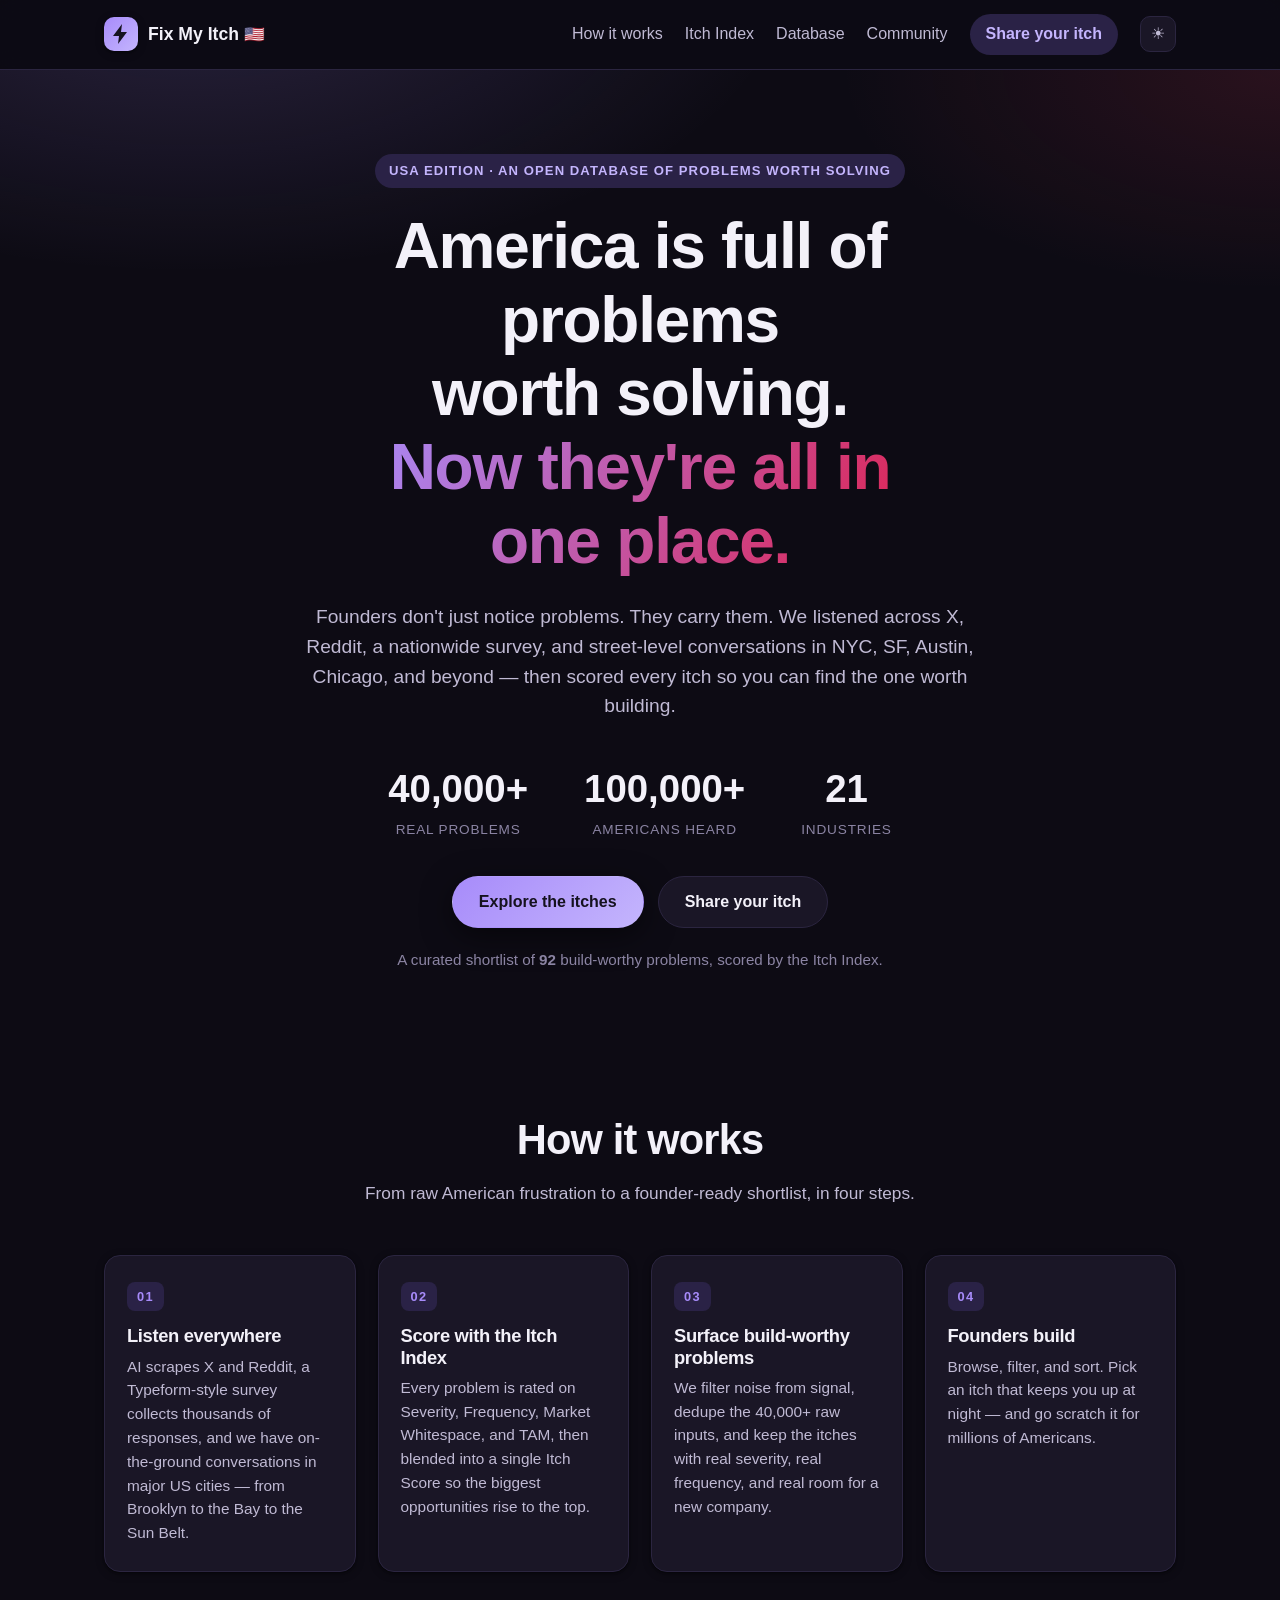
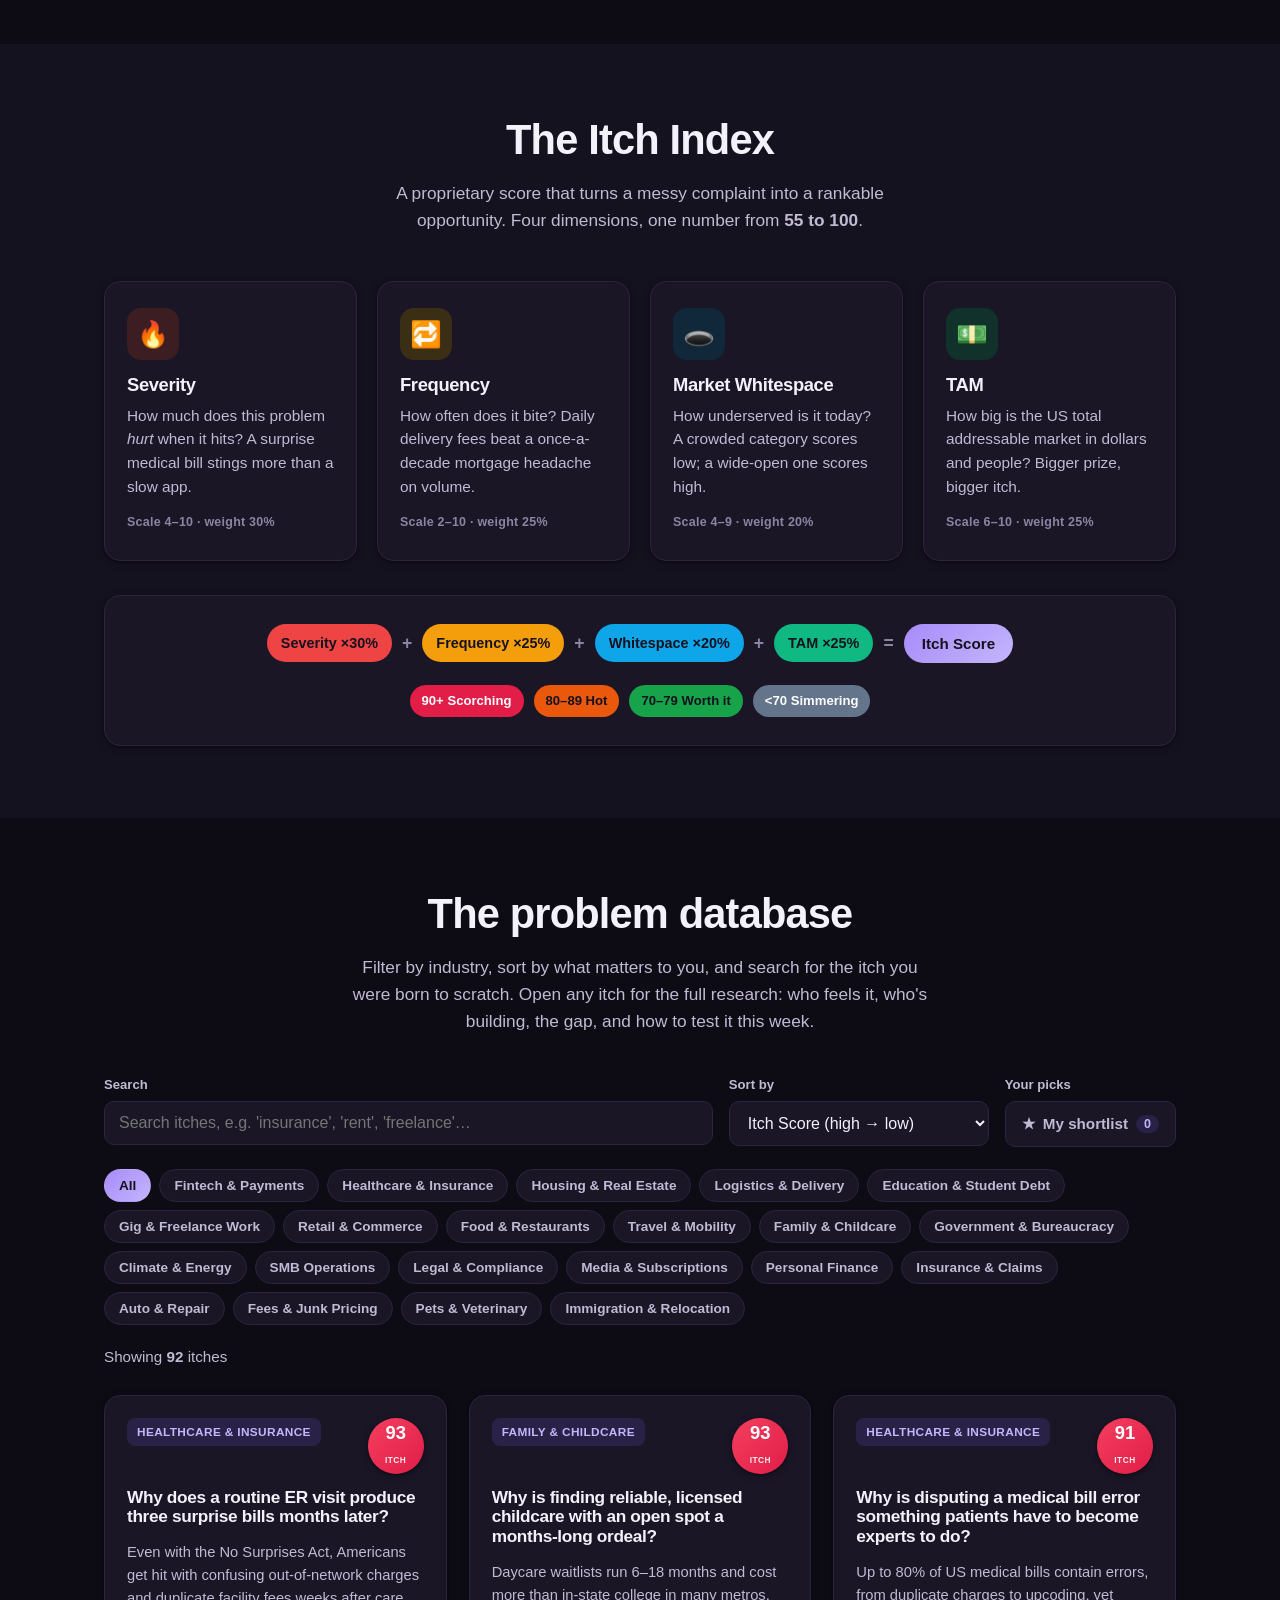
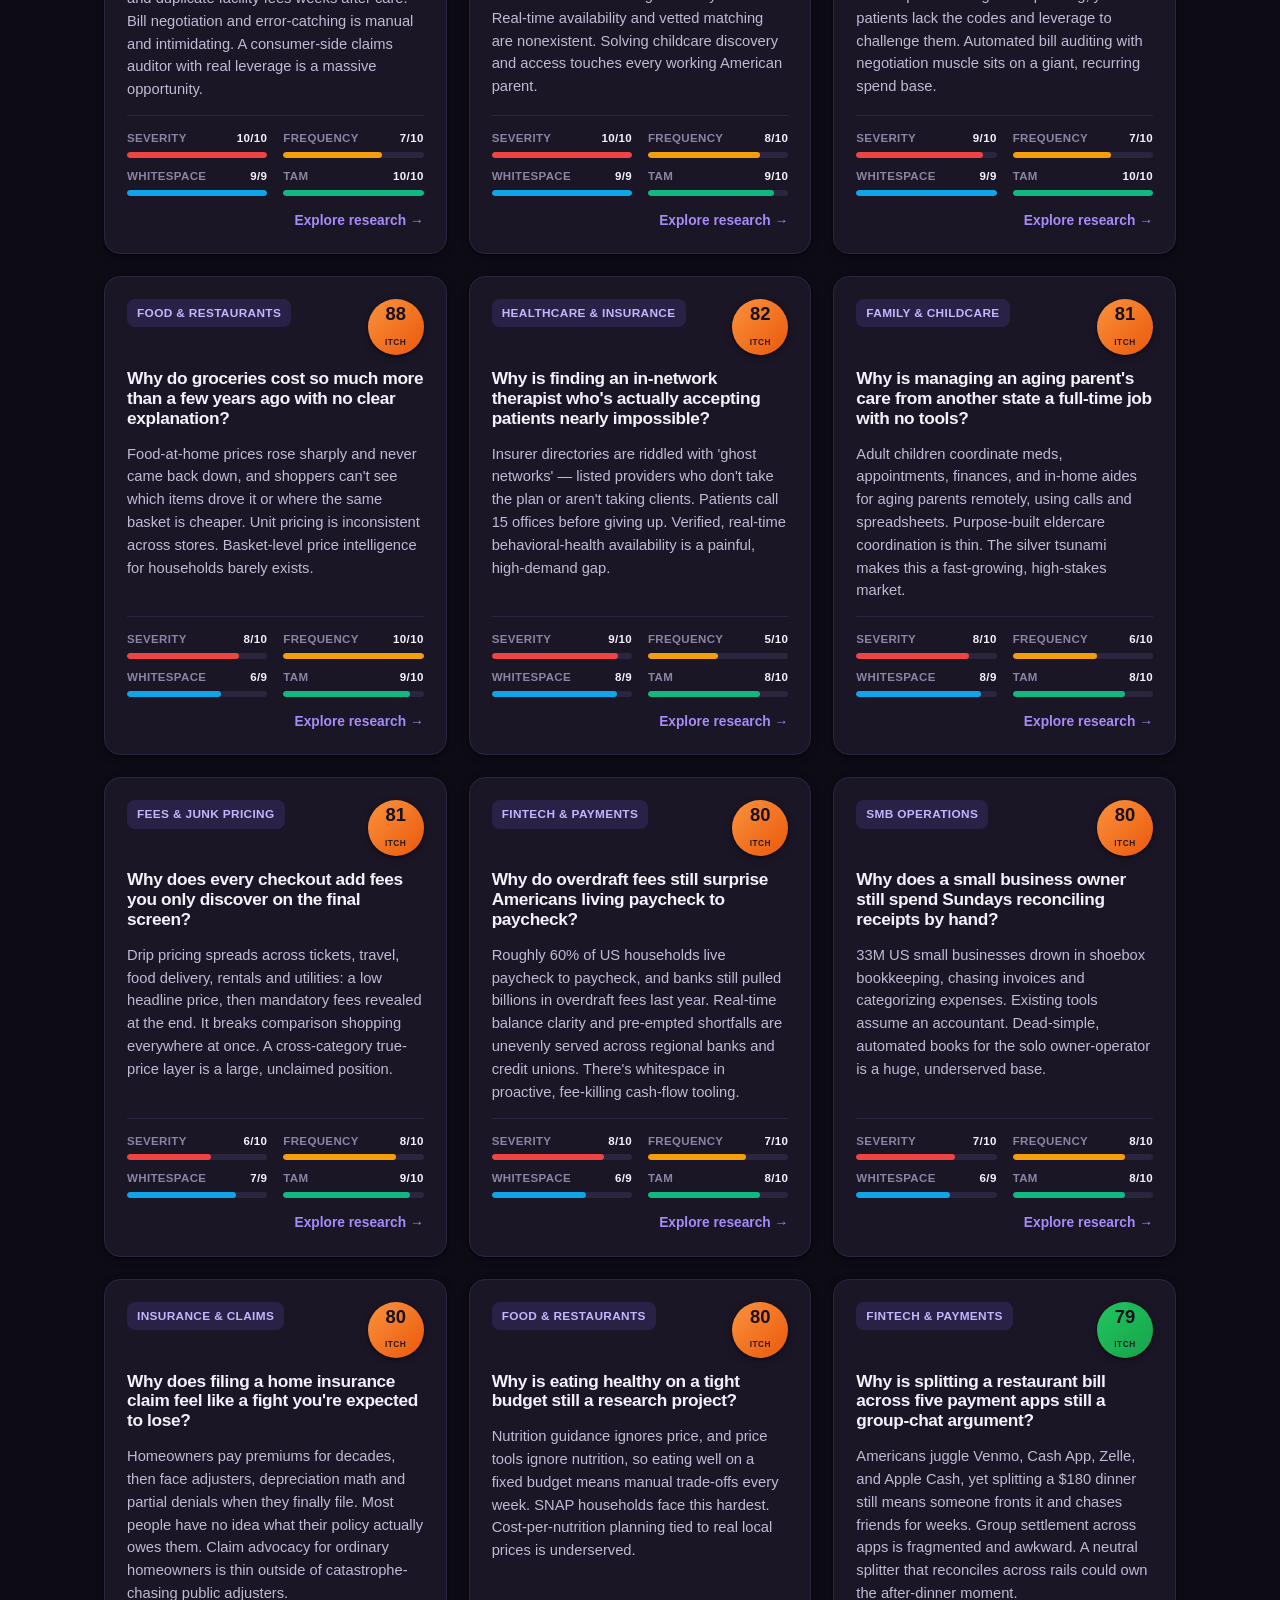
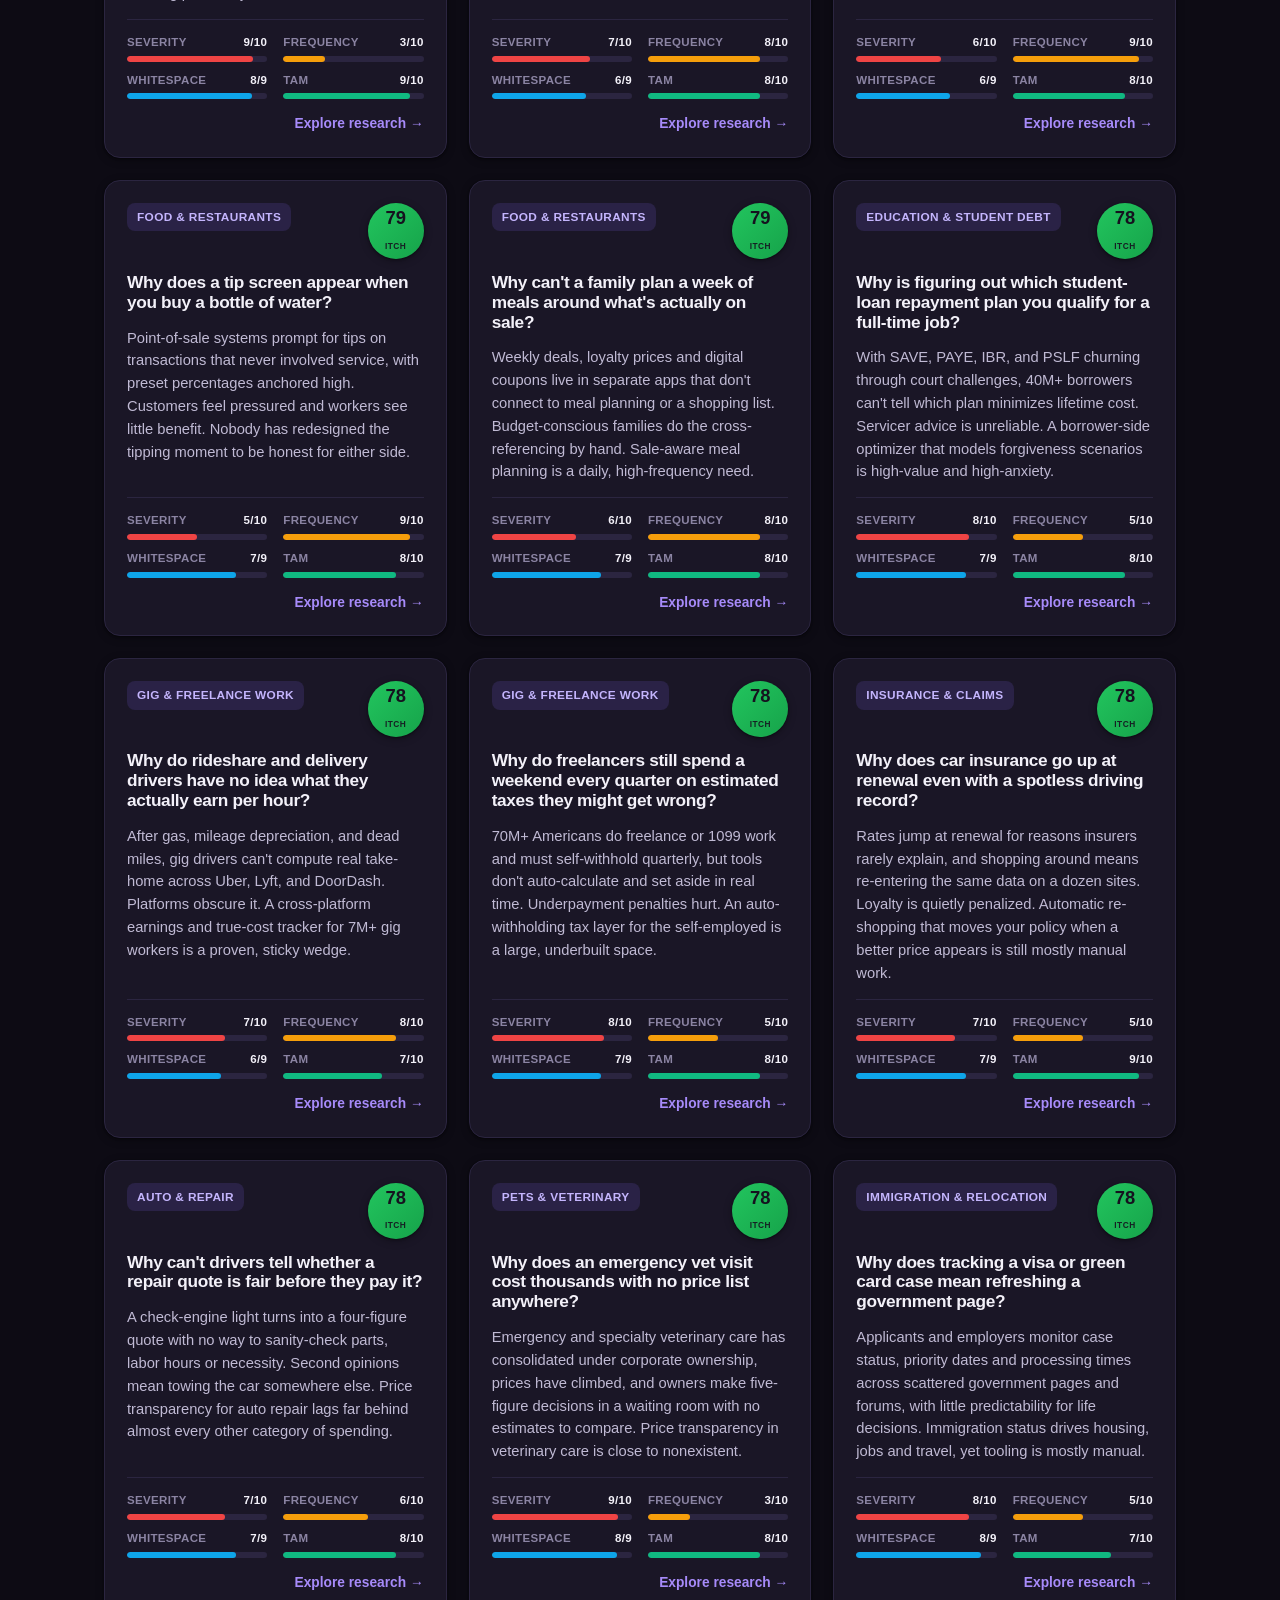
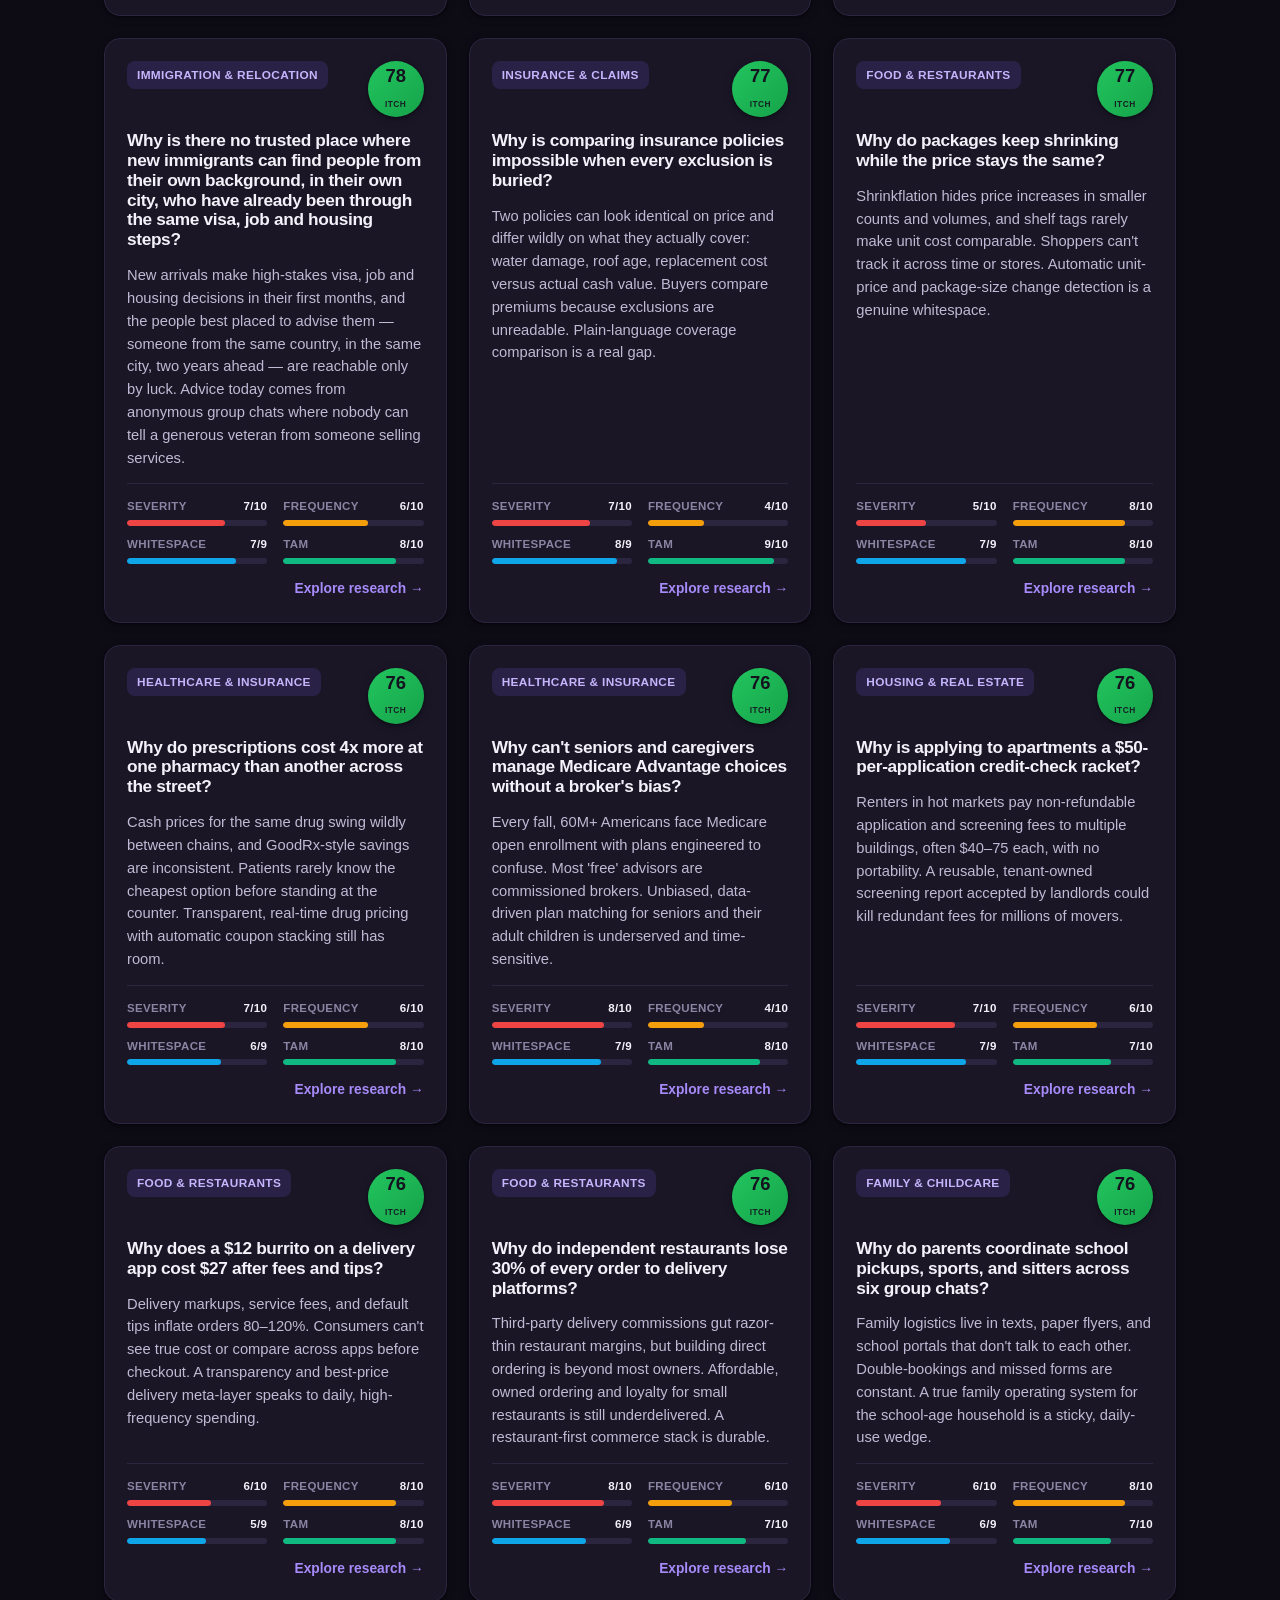
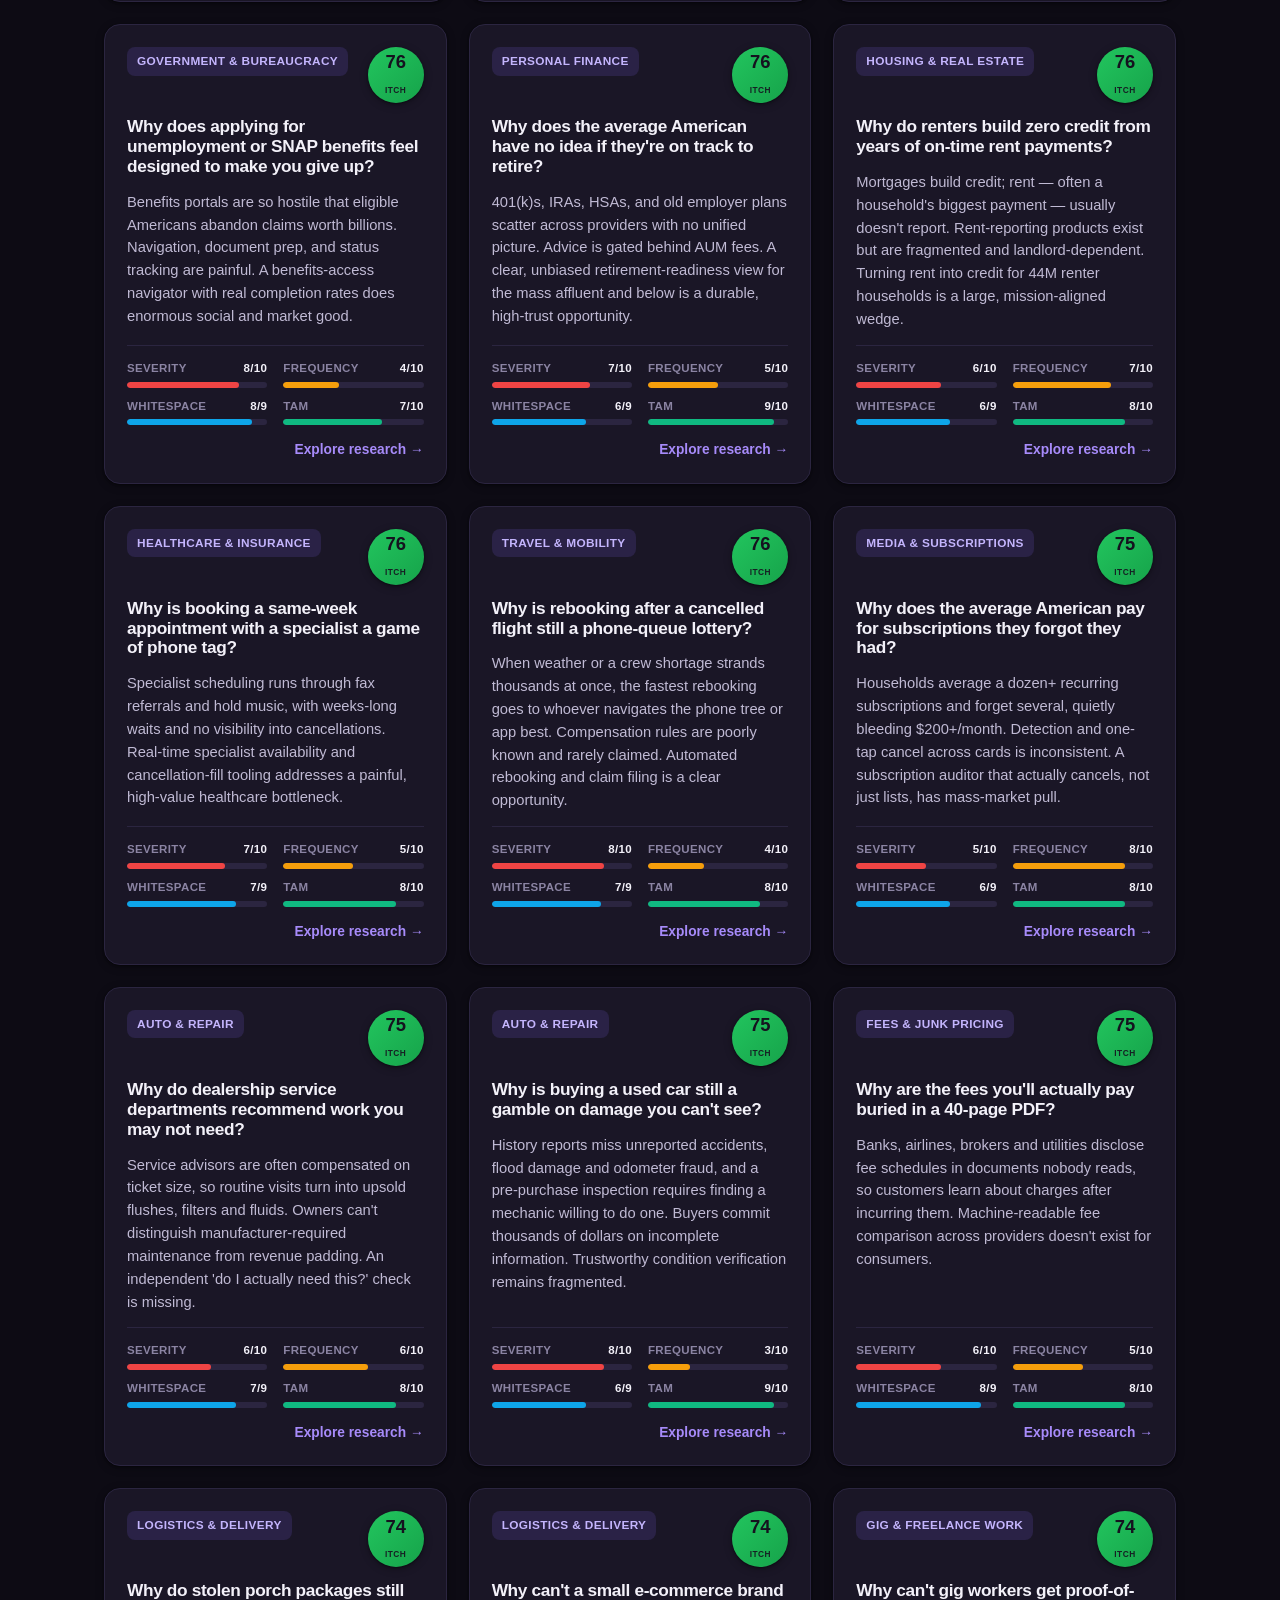
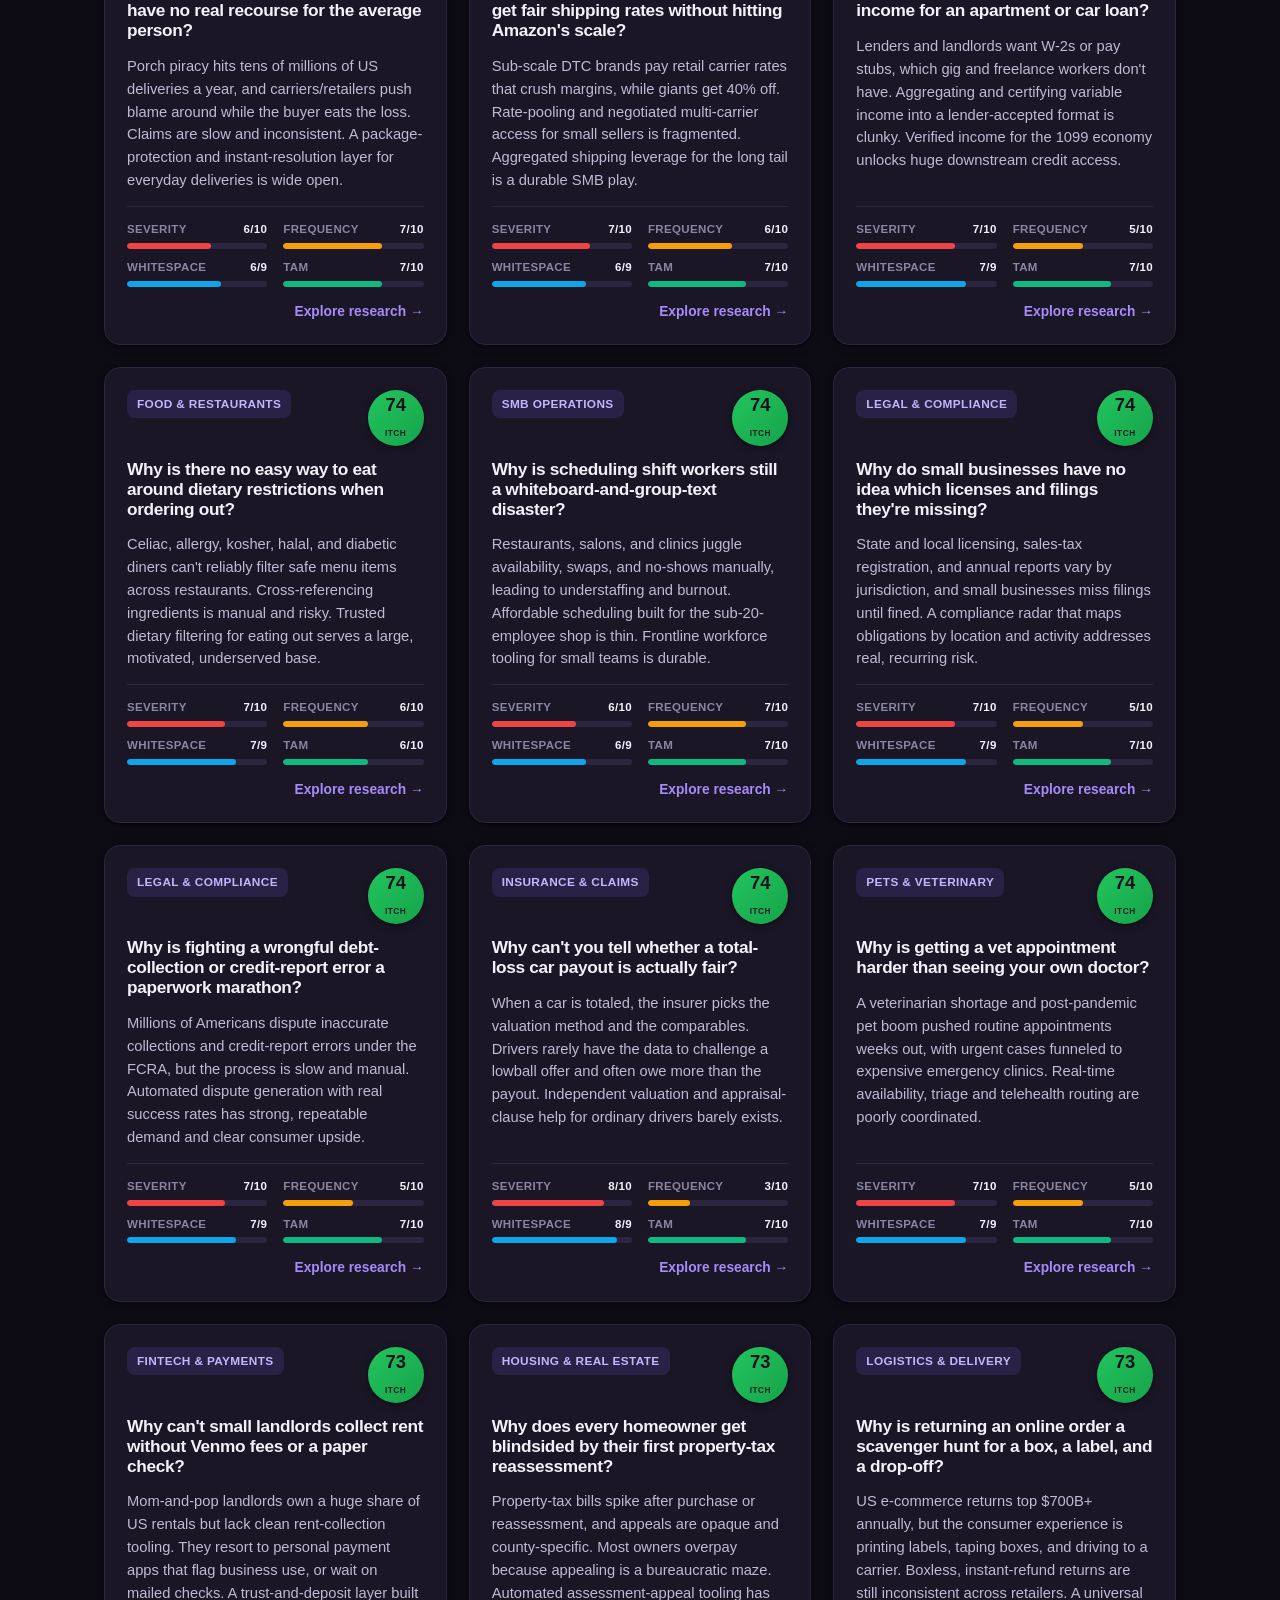
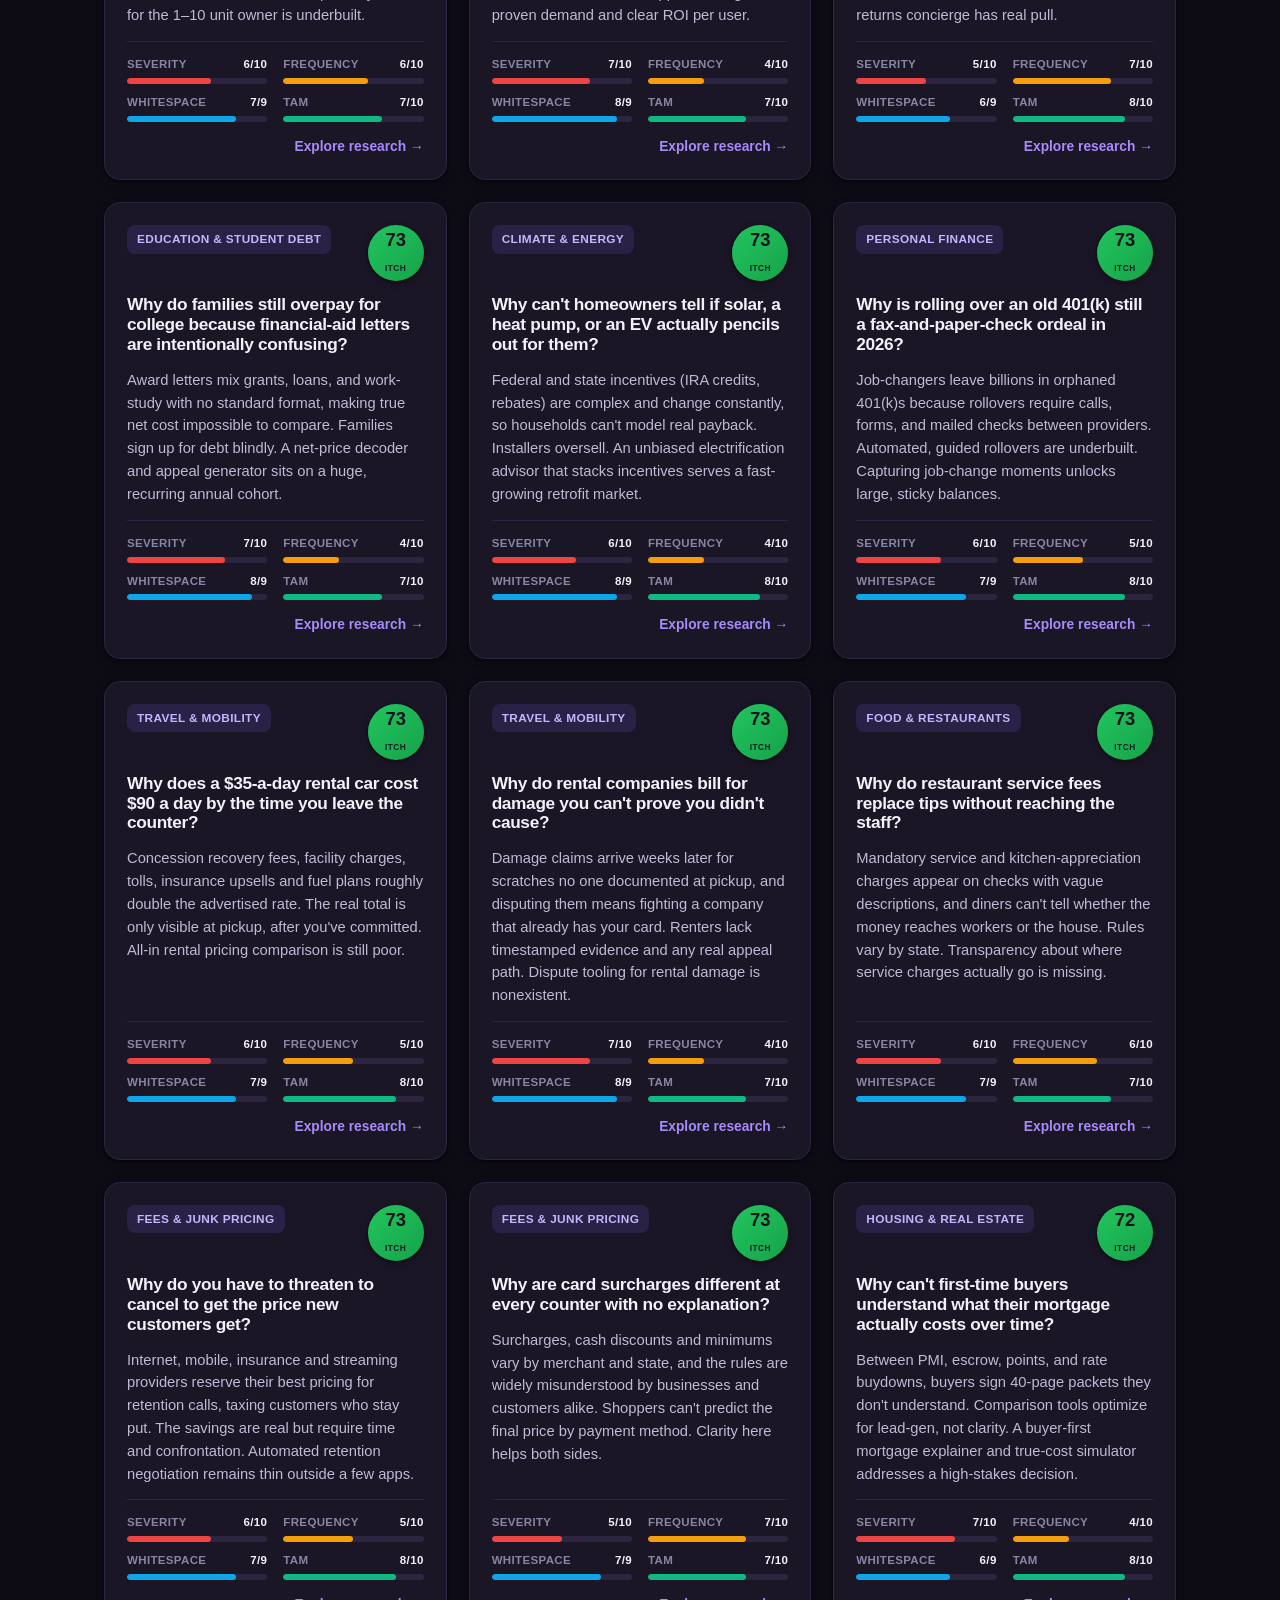
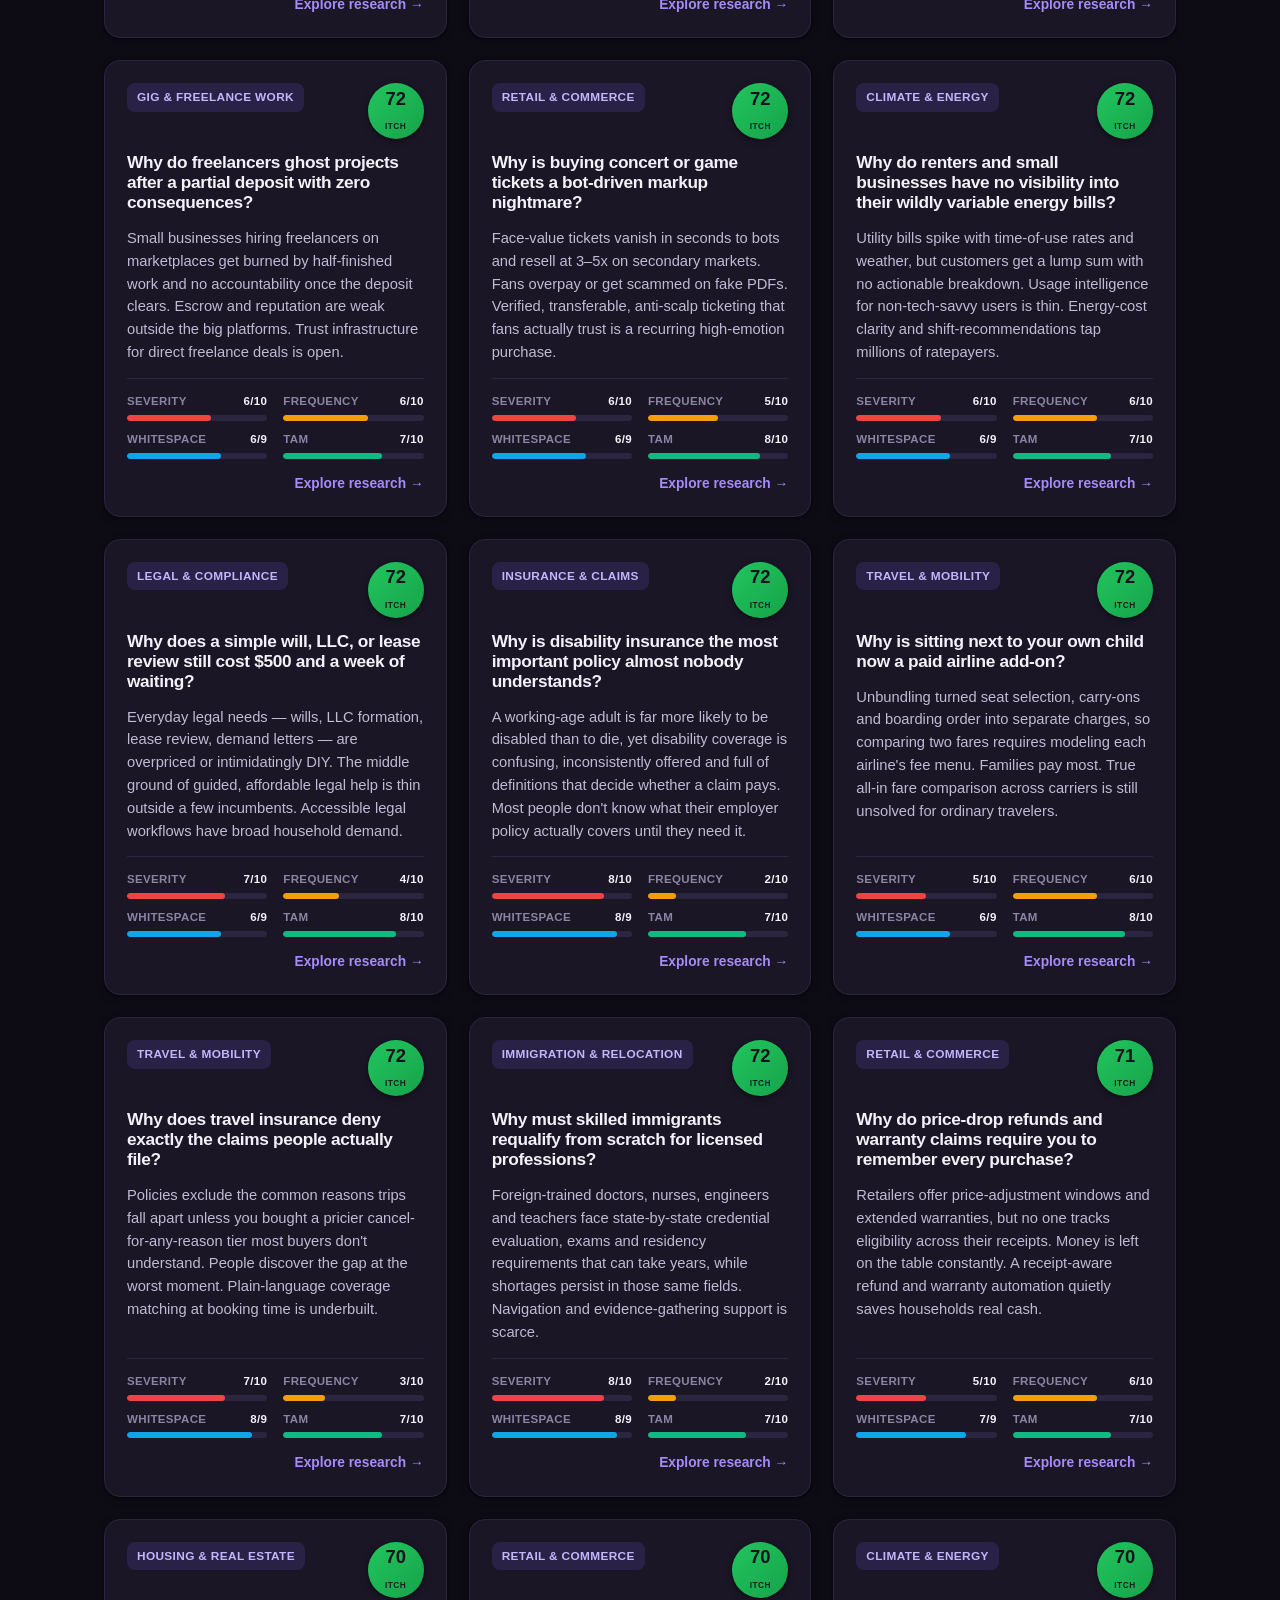
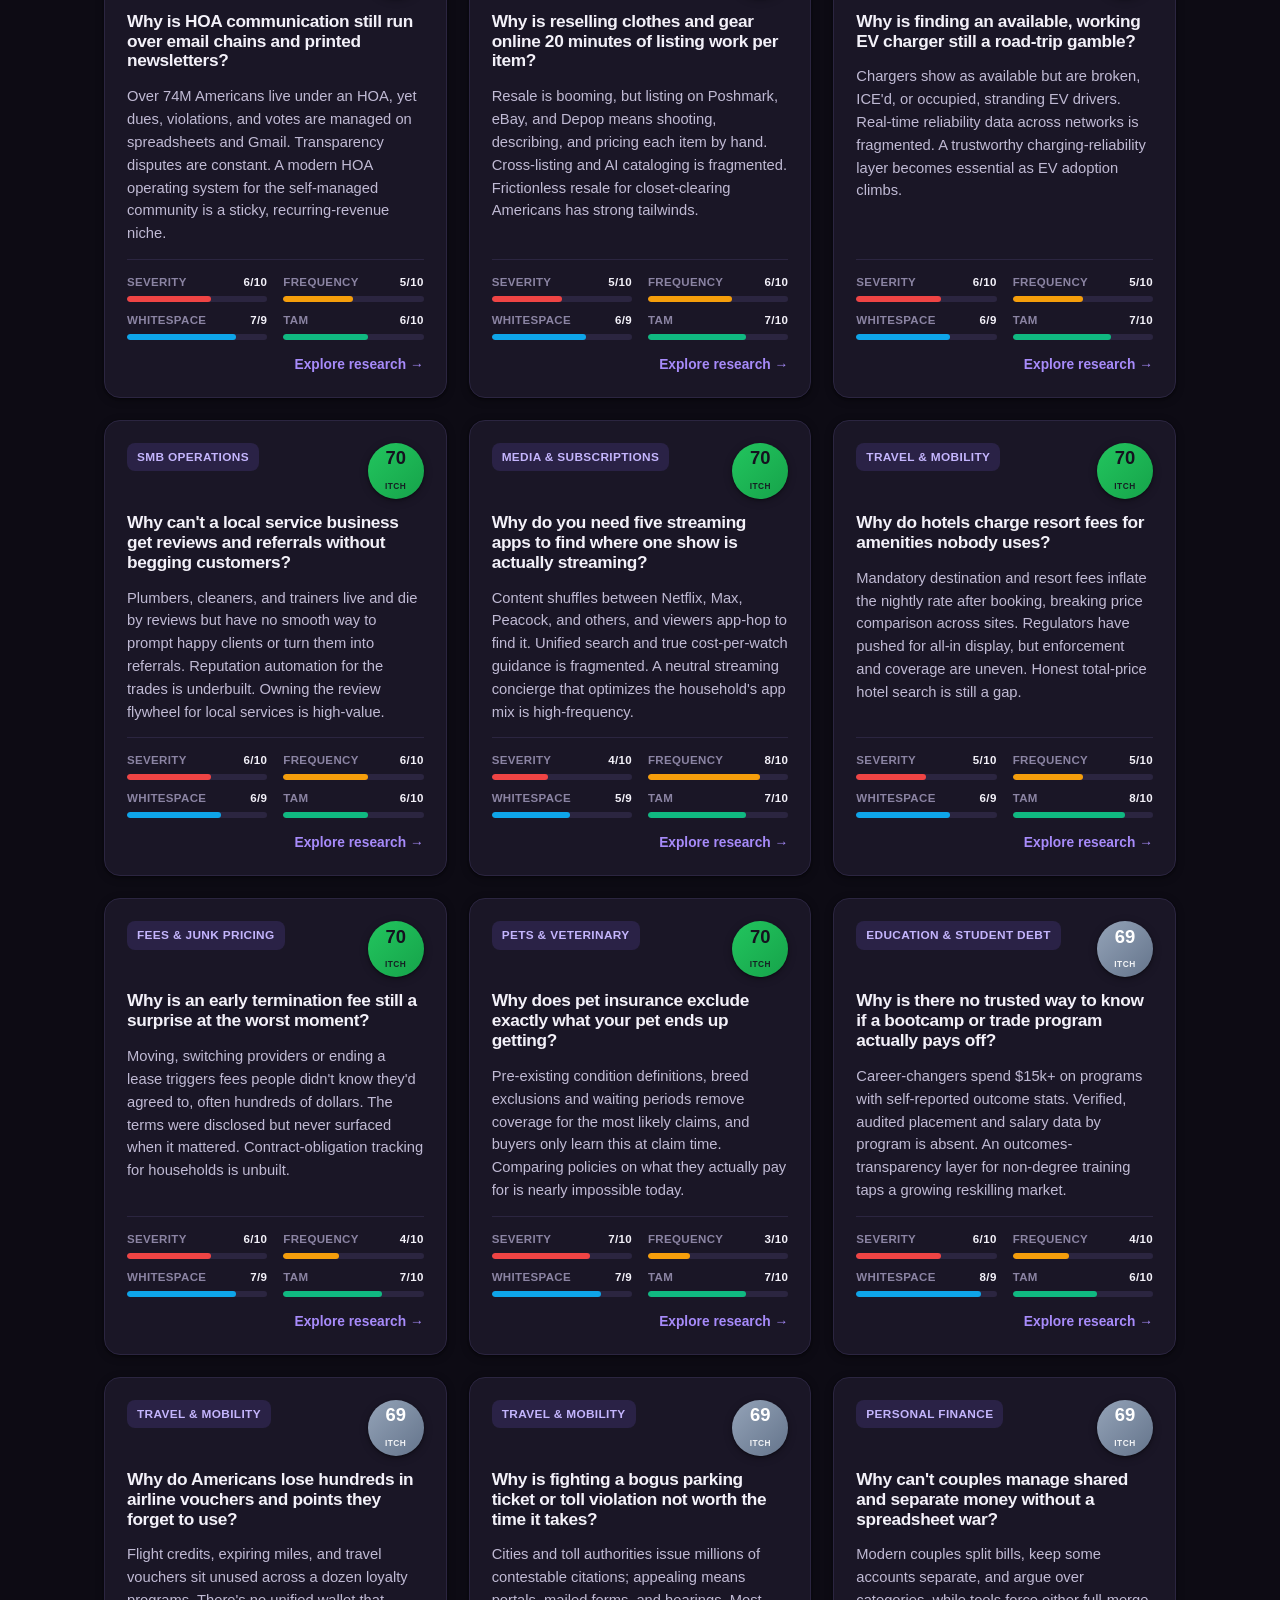
<file: fix_my_itch_us/index.html>
<!DOCTYPE html>
<html lang="en">
<head>
  <meta charset="UTF-8" />
  <meta name="viewport" content="width=device-width, initial-scale=1.0" />
  <title>Fix My Itch — USA edition</title>
  <meta
    name="description"
    content="A US-localized homage to Razorpay's Fix My Itch: a database of real everyday problems Americans face, scored by the Itch Index and curated for founders to build."
  />
  <meta name="color-scheme" content="dark light" />
  <!-- Apply the saved theme before first paint so the page never flashes. -->
  <script>
    (function () {
      try {
        var t = localStorage.getItem("fmi-us-theme");
        if (t === "light" || t === "dark") document.documentElement.dataset.theme = t;
      } catch (e) { /* storage blocked: fall back to the dark default */ }
    })();
  </script>
  <link rel="stylesheet" href="styles.css?v=7" />
</head>
<body>
  <!-- ============================= HEADER / NAV ============================= -->
  <header class="site-header" id="top">
    <div class="container nav">
      <a class="brand" href="#top" aria-label="Fix My Itch USA home">
        <span class="brand-mark" aria-hidden="true">
          <!-- Simple inline SVG spark logo -->
          <svg viewBox="0 0 24 24" width="24" height="24" role="img" aria-hidden="true">
            <path d="M13 2 4 14h6l-1 8 9-12h-6z" fill="currentColor" />
          </svg>
        </span>
        <span class="brand-text">Fix My Itch <span class="brand-flag">🇺🇸</span></span>
      </a>
      <nav class="nav-links" aria-label="Primary">
        <a href="#how">How it works</a>
        <a href="#itch-index">Itch Index</a>
        <a href="#database">Database</a>
        <a href="#community">Community</a>
        <a href="#share" class="nav-cta">Share your itch</a>
        <button type="button" class="theme-toggle" id="theme-toggle" aria-label="Switch to light theme">
          <span class="theme-icon" aria-hidden="true">☀</span>
        </button>
      </nav>
    </div>
  </header>

  <main>
    <!-- ================================ HERO ================================ -->
    <section class="hero">
      <div class="container hero-inner">
        <p class="eyebrow">USA edition · An open database of problems worth solving</p>
        <h1 class="hero-title">
          America is full of problems worth&nbsp;solving.
          <span class="hero-accent">Now they're all in one place.</span>
        </h1>
        <p class="hero-sub">
          Founders don't just notice problems. They carry them. We listened across X, Reddit,
          a nationwide survey, and street-level conversations in NYC, SF, Austin, Chicago, and beyond —
          then scored every itch so you can find the one worth building.
        </p>

        <div class="hero-stats" role="list">
          <div class="stat" role="listitem">
            <span class="stat-num">40,000+</span>
            <span class="stat-label">real problems</span>
          </div>
          <div class="stat" role="listitem">
            <span class="stat-num">100,000+</span>
            <span class="stat-label">Americans heard</span>
          </div>
          <div class="stat" role="listitem">
            <span class="stat-num" id="hero-cats">21</span>
            <span class="stat-label">industries</span>
          </div>
        </div>

        <div class="hero-cta">
          <a href="#database" class="btn btn-primary">Explore the itches</a>
          <a href="#share" class="btn btn-ghost">Share your itch</a>
        </div>
        <p class="hero-note">
          A curated shortlist of <strong id="hero-count">56</strong> build-worthy problems, scored by the Itch Index.
        </p>
      </div>
    </section>

    <!-- ============================ HOW IT WORKS ============================ -->
    <section class="section" id="how">
      <div class="container">
        <h2 class="section-title">How it works</h2>
        <p class="section-lead">
          From raw American frustration to a founder-ready shortlist, in four steps.
        </p>

        <ol class="steps">
          <li class="step-card">
            <span class="step-num">01</span>
            <h3>Listen everywhere</h3>
            <p>
              AI scrapes X and Reddit, a Typeform-style survey collects thousands of responses, and we
              have on-the-ground conversations in major US cities — from Brooklyn to the Bay to the Sun Belt.
            </p>
          </li>
          <li class="step-card">
            <span class="step-num">02</span>
            <h3>Score with the Itch Index</h3>
            <p>
              Every problem is rated on Severity, Frequency, Market Whitespace, and TAM, then blended
              into a single Itch Score so the biggest opportunities rise to the top.
            </p>
          </li>
          <li class="step-card">
            <span class="step-num">03</span>
            <h3>Surface build-worthy problems</h3>
            <p>
              We filter noise from signal, dedupe the 40,000+ raw inputs, and keep the itches with real
              severity, real frequency, and real room for a new company.
            </p>
          </li>
          <li class="step-card">
            <span class="step-num">04</span>
            <h3>Founders build</h3>
            <p>
              Browse, filter, and sort. Pick an itch that keeps you up at night — and go scratch it for
              millions of Americans.
            </p>
          </li>
        </ol>
      </div>
    </section>

    <!-- =========================== ITCH INDEX ============================= -->
    <section class="section section-alt" id="itch-index">
      <div class="container">
        <h2 class="section-title">The Itch Index</h2>
        <p class="section-lead">
          A proprietary score that turns a messy complaint into a rankable opportunity. Four dimensions,
          one number from <strong>55&nbsp;to&nbsp;100</strong>.
        </p>

        <div class="dims-grid">
          <article class="dim-card">
            <div class="dim-icon dim-icon--sev" aria-hidden="true">🔥</div>
            <h3>Severity</h3>
            <p>How much does this problem <em>hurt</em> when it hits? A surprise medical bill stings more than a slow app.</p>
            <span class="dim-scale">Scale 4–10 · weight 30%</span>
          </article>
          <article class="dim-card">
            <div class="dim-icon dim-icon--freq" aria-hidden="true">🔁</div>
            <h3>Frequency</h3>
            <p>How often does it bite? Daily delivery fees beat a once-a-decade mortgage headache on volume.</p>
            <span class="dim-scale">Scale 2–10 · weight 25%</span>
          </article>
          <article class="dim-card">
            <div class="dim-icon dim-icon--white" aria-hidden="true">🕳️</div>
            <h3>Market Whitespace</h3>
            <p>How underserved is it today? A crowded category scores low; a wide-open one scores high.</p>
            <span class="dim-scale">Scale 4–9 · weight 20%</span>
          </article>
          <article class="dim-card">
            <div class="dim-icon dim-icon--tam" aria-hidden="true">💵</div>
            <h3>TAM</h3>
            <p>How big is the US total addressable market in dollars and people? Bigger prize, bigger itch.</p>
            <span class="dim-scale">Scale 6–10 · weight 25%</span>
          </article>
        </div>

        <div class="formula-card">
          <div class="formula">
            <span class="f-pill f-sev">Severity ×30%</span>
            <span class="f-op">+</span>
            <span class="f-pill f-freq">Frequency ×25%</span>
            <span class="f-op">+</span>
            <span class="f-pill f-white">Whitespace ×20%</span>
            <span class="f-op">+</span>
            <span class="f-pill f-tam">TAM ×25%</span>
            <span class="f-op">=</span>
            <span class="f-result">Itch Score</span>
          </div>
          <div class="tier-legend" aria-label="Itch Score color tiers">
            <span class="tier tier-hot">90+ Scorching</span>
            <span class="tier tier-warm">80–89 Hot</span>
            <span class="tier tier-good">70–79 Worth it</span>
            <span class="tier tier-mild">&lt;70 Simmering</span>
          </div>
        </div>
      </div>
    </section>

    <!-- ============================ DATABASE =============================== -->
    <section class="section" id="database">
      <div class="container">
        <h2 class="section-title">The problem database</h2>
        <p class="section-lead">
          Filter by industry, sort by what matters to you, and search for the itch you were born to scratch.
          Open any itch for the full research: who feels it, who's building, the gap, and how to test it this week.
        </p>

        <!-- Controls -->
        <div class="controls">
          <div class="control-row">
            <label class="field">
              <span class="field-label">Search</span>
              <input
                type="search"
                id="search"
                placeholder="Search itches, e.g. 'insurance', 'rent', 'freelance'…"
                autocomplete="off"
              />
            </label>
            <label class="field field-sort">
              <span class="field-label">Sort by</span>
              <select id="sort">
                <option value="itch">Itch Score (high → low)</option>
                <option value="severity">Severity</option>
                <option value="tam">TAM</option>
                <option value="frequency">Frequency</option>
              </select>
            </label>
            <div class="field field-toggle">
              <span class="field-label">Your picks</span>
              <button type="button" class="toggle" id="shortlist-toggle" aria-pressed="false">
                <span aria-hidden="true">★</span> My shortlist <span class="toggle-count" id="shortlist-count">0</span>
              </button>
            </div>
          </div>

          <!-- Category filter chips (populated by app.js) -->
          <div class="chips" id="chips" role="group" aria-label="Filter by industry"></div>

          <p class="count-line">
            Showing <strong id="count">0</strong> <span id="count-word">itches</span>
            <span id="active-filter"></span>
          </p>
        </div>

        <!-- Cards grid (populated by app.js) -->
        <div class="grid" id="grid" aria-live="polite"></div>

        <!-- Empty state -->
        <p class="empty" id="empty" hidden>
          No itches match that. Try clearing the search, picking a different industry, or turning off "My shortlist".
        </p>
      </div>
    </section>

    <!-- ============================ SHARE CTA ============================== -->
    <section class="section section-cta" id="share">
      <div class="container narrow">
        <h2 class="section-title">Share your itch</h2>
        <p class="section-lead">
          Carrying a problem no one has solved? Add it to the database. Great companies start as
          someone's specific, personal frustration.
        </p>

        <form id="share-form" class="share-form" novalidate>
          <div class="form-row">
            <label class="field">
              <span class="field-label">Your name <span class="optional">(optional)</span></span>
              <input type="text" id="f-name" name="name" placeholder="Alex from Austin" autocomplete="name" />
            </label>
            <label class="field">
              <span class="field-label">Industry</span>
              <select id="f-category" name="category" required></select>
            </label>
          </div>
          <label class="field">
            <span class="field-label">The itch <span class="req">*</span></span>
            <textarea
              id="f-itch"
              name="itch"
              rows="4"
              required
              placeholder="Phrase it as a question — e.g. 'Why is it so hard to…?'"
            ></textarea>
          </label>
          <button type="submit" class="btn btn-primary">Add my itch</button>
          <p class="form-confirm" id="form-confirm" role="status" hidden></p>
        </form>
      </div>
    </section>
    <!-- ========================== COMMUNITY ============================== -->
    <section class="section section-alt" id="community" hidden>
      <div class="container">
        <h2 class="section-title">Community itches</h2>
        <p class="section-lead">
          Problems submitted by visitors. These are unscored and unreviewed — the
          Itch Index comes from research, which these have not had yet.
        </p>
        <p class="count-line">
          <strong id="community-count">0</strong> submitted <span id="community-note">so far</span>
        </p>
        <div class="grid" id="community-grid" aria-live="polite"></div>
      </div>
    </section>
  </main>

  <!-- ============================== FOOTER =============================== -->
  <footer class="site-footer">
    <div class="container footer-inner">
      <div>
        <span class="brand-text footer-brand">Fix My Itch <span class="brand-flag">🇺🇸</span></span>
        <p class="footer-tagline">Problems worth solving, all in one place.</p>
      </div>
      <div class="footer-legal">
        <p>
          Inspired by and a homage to Razorpay's original
          <em>Fix My Itch</em>. This is an independent, US-localized demo built for illustration only.
        </p>
        <p>
          Not affiliated with, endorsed by, or connected to Razorpay. All problems, scores, and figures
          shown here are illustrative. © <span id="year">2026</span> Fix My Itch — USA edition.
        </p>
      </div>
    </div>
  </footer>

  <!-- ============================ DETAIL VIEW ============================ -->
  <dialog class="detail" id="detail" aria-labelledby="d-title">
    <div class="detail-bar">
      <div class="detail-nav">
        <button type="button" class="icon-btn" id="d-prev" aria-label="Previous itch" title="Previous (←)">←</button>
        <span class="detail-pos" id="d-pos"></span>
        <button type="button" class="icon-btn" id="d-next" aria-label="Next itch" title="Next (→)">→</button>
      </div>
      <div class="detail-actions">
        <button type="button" class="pill-btn" id="d-save" aria-pressed="false">☆ Save</button>
        <button type="button" class="pill-btn" id="d-share">Share link</button>
        <button type="button" class="icon-btn" id="d-close" aria-label="Close">✕</button>
      </div>
    </div>
    <div class="detail-body" id="d-body"></div>
  </dialog>

  <p class="toast" id="toast" role="status" aria-live="polite" hidden></p>

  <!-- Data first, then research, then app logic. No modules, no CDNs — works offline. -->
  <script src="config.js?v=7"></script>
  <script src="data.js?v=7"></script>
  <script src="research.js?v=7"></script>
  <script src="app.js?v=7"></script>
</body>
</html>
</file>
<file: fix_my_itch_us/styles.css>
/* =====================================================================
   Fix My Itch — USA edition · styles.css
   Vanilla CSS, no external fonts or assets. System font stack only.
   Design: premium startup aesthetic — deep ink background accents,
   a confident indigo/violet accent, warm "heat" scale for scores.
   ===================================================================== */

/* ----------------------------- Tokens ------------------------------ */
/*
   Dark-first palette. :root holds the dark theme (the default look);
   :root[data-theme="light"] redefines the same tokens for light mode.
   Every surface-dependent color lives here as a token, so neither theme
   can end up with one theme's text on the other theme's background.
   The theme is set on <html> by a small script in index.html.
*/
:root {
  color-scheme: dark;

  /* Neutrals */
  --bg: #0d0b14;
  --bg-alt: #15121f;
  --surface: #1a1626;
  --ink: #f3f1f9;
  --ink-soft: #c0bad4;
  --ink-faint: #8b84a3;
  --line: #2b2540;

  /* Brand accent — lifted on dark so it stays legible */
  --accent: #a78bfa;
  --accent-strong: #c4b5fd;
  --accent-soft: #2a2246;
  --accent-ink: #15121f;    /* text sitting on an accent-filled surface */
  --on-accent: #15121f;     /* text on the accent gradient */

  /* Heat / tier colors for Itch Score (saturated: same in both themes) */
  --tier-hot: #e11d48;      /* 90+  scorching  */
  --tier-warm: #ea580c;     /* 80-89 hot       */
  --tier-good: #16a34a;     /* 70-79 worth it  */
  --tier-mild: #64748b;     /* <70 simmering   */

  /* Tier colors as TEXT on a surface (the fills above are too dark/light to read) */
  --tier-hot-ink: #fb7185;
  --tier-warm-ink: #fb923c;
  --tier-good-ink: #4ade80;
  --tier-mild-ink: #94a3b8;

  /* Dimension colors */
  --d-sev: #ef4444;
  --d-freq: #f59e0b;
  --d-white: #0ea5e9;
  --d-tam: #10b981;

  /* Dimension digits in the score formula, on a --bg-alt pill */
  --sm-sev-ink: #f87171;
  --sm-freq-ink: #fbbf24;
  --sm-white-ink: #38bdf8;
  --sm-tam-ink: #34d399;

  /* Itch Index icon chips */
  --icon-sev-bg: #3b1d22;
  --icon-freq-bg: #3a2f14;
  --icon-white-bg: #10283a;
  --icon-tam-bg: #11322a;

  /* Saved / amber state: card flags, shortlist toggle, Save button */
  --flag-saved-bg: #3a2f14;
  --flag-saved-line: #b45309;
  --flag-saved-ink: #fbbf24;

  /* Progress / green state: checklist counts */
  --flag-progress-bg: #11322a;
  --flag-progress-ink: #4ade80;

  /* Form feedback */
  --confirm-bg: #10291f;
  --confirm-line: #1d6b45;
  --confirm-ink: #86efac;
  --error-bg: #2e1517;
  --error-line: #7f1d1d;
  --error-ink: #fca5a5;

  /* Chrome */
  --header-bg: rgba(13, 11, 20, 0.82);
  --backdrop: rgba(0, 0, 0, 0.7);
  --callout-end: #2b1b2b;
  --toast-bg: #2e2745;
  --toast-ink: #f3f1f9;
  --footer-bg: #07060e;
  --footer-ink: #c0bad4;
  --footer-brand-ink: #ffffff;
  --footer-tagline-ink: #8b84a3;
  --footer-legal-ink: #7a7391;

  /* Ambient hero glows */
  --glow-accent: rgba(167, 139, 250, 0.18);
  --glow-hot: rgba(244, 63, 94, 0.12);
  --glow-cta: rgba(167, 139, 250, 0.14);

  --radius: 16px;
  --radius-sm: 10px;
  --shadow-sm: 0 1px 2px rgba(0, 0, 0, 0.40), 0 2px 8px rgba(0, 0, 0, 0.30);
  --shadow-md: 0 8px 30px rgba(0, 0, 0, 0.50);
  --shadow-lg: 0 20px 50px rgba(0, 0, 0, 0.60);

  --maxw: 1120px;
  --font: -apple-system, BlinkMacSystemFont, "Segoe UI", Roboto, Helvetica, Arial,
    "Apple Color Emoji", "Segoe UI Emoji", sans-serif;
}

:root[data-theme="light"] {
  color-scheme: light;

  --bg: #fbfbfd;
  --bg-alt: #f3f1fb;
  --surface: #ffffff;
  --ink: #14121f;
  --ink-soft: #4a4761;
  --ink-faint: #67647e;
  --line: #e7e4f0;

  --accent: #6d28d9;        /* violet-700 */
  --accent-strong: #5b21b6;
  --accent-soft: #ede9fe;
  --accent-ink: #ffffff;
  --on-accent: #ffffff;

  --tier-hot-ink: #be123c;
  --tier-warm-ink: #c2410c;
  --tier-good-ink: #15803d;
  --tier-mild-ink: #475569;

  --sm-sev-ink: #b91c1c;
  --sm-freq-ink: #b45309;
  --sm-white-ink: #0369a1;
  --sm-tam-ink: #047857;

  --icon-sev-bg: #fee2e2;
  --icon-freq-bg: #fef3c7;
  --icon-white-bg: #e0f2fe;
  --icon-tam-bg: #d1fae5;

  --flag-saved-bg: #fef3c7;
  --flag-saved-line: #f59e0b;
  --flag-saved-ink: #92400e;

  --flag-progress-bg: #dcfce7;
  --flag-progress-ink: #166534;

  --confirm-bg: #ecfdf5;
  --confirm-line: #a7f3d0;
  --confirm-ink: #065f46;
  --error-bg: #fef2f2;
  --error-line: #fecaca;
  --error-ink: #991b1b;

  --header-bg: rgba(251, 251, 253, 0.82);
  --backdrop: rgba(20, 18, 31, 0.55);
  --callout-end: #fdf2f8;
  --toast-bg: #14121f;
  --toast-ink: #ffffff;
  --footer-bg: #14121f;
  --footer-ink: #cfcada;
  --footer-brand-ink: #ffffff;
  --footer-tagline-ink: #a9a3bd;
  --footer-legal-ink: #9d97b3;

  --glow-accent: rgba(109, 40, 217, 0.16);
  --glow-hot: rgba(225, 29, 72, 0.10);
  --glow-cta: rgba(109, 40, 217, 0.12);

  --shadow-sm: 0 1px 2px rgba(20, 18, 31, 0.06), 0 2px 8px rgba(20, 18, 31, 0.05);
  --shadow-md: 0 8px 30px rgba(20, 18, 31, 0.10);
  --shadow-lg: 0 20px 50px rgba(45, 26, 110, 0.18);
}

/* --------------------------- Base reset ---------------------------- */
* { box-sizing: border-box; }
html { scroll-behavior: smooth; }
body {
  margin: 0;
  font-family: var(--font);
  color: var(--ink);
  background: var(--bg);
  line-height: 1.55;
  -webkit-font-smoothing: antialiased;
}
h1, h2, h3 { line-height: 1.15; margin: 0; letter-spacing: -0.02em; }
p { margin: 0; }
a { color: inherit; text-decoration: none; }
img { max-width: 100%; }

.container {
  width: 100%;
  max-width: var(--maxw);
  margin-inline: auto;
  padding-inline: 24px;
}
.container.narrow { max-width: 720px; }

/* ----------------------------- Buttons ----------------------------- */
.btn {
  display: inline-flex;
  align-items: center;
  justify-content: center;
  gap: 8px;
  font-weight: 600;
  font-size: 1rem;
  padding: 13px 26px;
  border-radius: 999px;
  border: 1px solid transparent;
  cursor: pointer;
  transition: transform 0.15s ease, box-shadow 0.2s ease, background 0.2s ease;
}
.btn:focus-visible { outline: 3px solid var(--accent); outline-offset: 3px; }
.btn-primary {
  background: linear-gradient(135deg, var(--accent), var(--accent-strong));
  color: var(--accent-ink);
  box-shadow: var(--shadow-md);
}
.btn-primary:hover { transform: translateY(-2px); box-shadow: var(--shadow-lg); }
.btn-ghost {
  background: var(--surface);
  color: var(--ink);
  border-color: var(--line);
}
.btn-ghost:hover { transform: translateY(-2px); border-color: var(--accent); color: var(--accent); }

/* ----------------------------- Header ------------------------------ */
.site-header {
  position: sticky;
  top: 0;
  z-index: 50;
  background: var(--header-bg);
  backdrop-filter: saturate(160%) blur(12px);
  border-bottom: 1px solid var(--line);
}
.nav {
  display: flex;
  align-items: center;
  justify-content: space-between;
  padding-block: 14px;
  gap: 16px;
}
.brand { display: inline-flex; align-items: center; gap: 10px; font-weight: 800; font-size: 1.1rem; }
.brand-mark {
  display: inline-grid;
  place-items: center;
  width: 34px; height: 34px;
  border-radius: 10px;
  color: var(--on-accent);
  background: linear-gradient(135deg, var(--accent), var(--accent-strong));
  box-shadow: var(--shadow-sm);
}
.brand-flag { font-size: 0.95em; }
.nav-links { display: flex; align-items: center; gap: 22px; font-weight: 500; color: var(--ink-soft); flex-wrap: wrap; }
.nav-links a:hover { color: var(--accent); }
.nav-cta {
  background: var(--accent-soft);
  color: var(--accent-strong) !important;
  padding: 8px 16px;
  border-radius: 999px;
  font-weight: 600;
}

.theme-toggle {
  display: inline-grid;
  place-items: center;
  width: 36px;
  height: 36px;
  flex: 0 0 auto;
  font-size: 1rem;
  line-height: 1;
  color: var(--ink-soft);
  background: var(--surface);
  border: 1px solid var(--line);
  border-radius: 10px;
  cursor: pointer;
  transition: color 0.15s ease, border-color 0.15s ease;
}
.theme-toggle:hover { color: var(--accent); border-color: var(--accent); }
.theme-toggle:focus-visible { outline: 3px solid var(--accent); outline-offset: 2px; }

/* ------------------------------ Hero ------------------------------- */
.hero {
  position: relative;
  overflow: hidden;
  background:
    radial-gradient(1000px 500px at 15% -10%, var(--glow-accent), transparent 60%),
    radial-gradient(800px 400px at 100% 0%, var(--glow-hot), transparent 55%),
    var(--bg);
}
.hero-inner { padding-block: 84px 72px; text-align: center; }
.eyebrow {
  display: inline-block;
  font-size: 0.82rem;
  font-weight: 700;
  letter-spacing: 0.08em;
  text-transform: uppercase;
  color: var(--accent-strong);
  background: var(--accent-soft);
  padding: 7px 14px;
  border-radius: 999px;
  margin-bottom: 22px;
}
.hero-title {
  font-size: clamp(2.2rem, 5.5vw, 4rem);
  font-weight: 800;
  max-width: 16ch;
  margin-inline: auto;
}
.hero-accent {
  display: block;
  background: linear-gradient(120deg, var(--accent), var(--tier-hot));
  -webkit-background-clip: text;
  background-clip: text;
  color: transparent;
}
.hero-sub {
  max-width: 64ch;
  margin: 24px auto 0;
  font-size: clamp(1rem, 1.6vw, 1.2rem);
  color: var(--ink-soft);
}
.hero-stats {
  display: flex;
  justify-content: center;
  gap: clamp(20px, 5vw, 56px);
  margin: 38px auto 0;
  flex-wrap: wrap;
}
.stat { display: flex; flex-direction: column; }
.stat-num { font-size: clamp(1.6rem, 3.5vw, 2.4rem); font-weight: 800; color: var(--ink); }
.stat-label { font-size: 0.85rem; color: var(--ink-faint); text-transform: uppercase; letter-spacing: 0.06em; }
.hero-cta { display: flex; gap: 14px; justify-content: center; margin-top: 36px; flex-wrap: wrap; }
.hero-note { margin-top: 20px; color: var(--ink-faint); font-size: 0.95rem; }

/* ---------------------------- Sections ----------------------------- */
.section { padding-block: 72px; }
.section-alt { background: var(--bg-alt); }
.section-title { font-size: clamp(1.8rem, 3.5vw, 2.6rem); font-weight: 800; text-align: center; }
.section-lead {
  max-width: 60ch;
  margin: 16px auto 0;
  text-align: center;
  color: var(--ink-soft);
  font-size: 1.08rem;
}

/* ------------------------- How it works ---------------------------- */
.steps {
  list-style: none;
  padding: 0;
  margin: 48px 0 0;
  display: grid;
  gap: 22px;
  grid-template-columns: repeat(4, 1fr);
}
.step-card {
  background: var(--surface);
  border: 1px solid var(--line);
  border-radius: var(--radius);
  padding: 26px 22px;
  box-shadow: var(--shadow-sm);
  transition: transform 0.18s ease, box-shadow 0.2s ease;
}
.step-card:hover { transform: translateY(-4px); box-shadow: var(--shadow-md); }
.step-num {
  display: inline-block;
  font-size: 0.8rem;
  font-weight: 800;
  letter-spacing: 0.1em;
  color: var(--accent);
  background: var(--accent-soft);
  padding: 5px 10px;
  border-radius: 8px;
  margin-bottom: 14px;
}
.step-card h3 { font-size: 1.15rem; margin-bottom: 8px; }
.step-card p { color: var(--ink-soft); font-size: 0.96rem; }

/* --------------------------- Itch Index ---------------------------- */
.dims-grid {
  margin-top: 48px;
  display: grid;
  gap: 20px;
  grid-template-columns: repeat(4, 1fr);
}
.dim-card {
  background: var(--surface);
  border: 1px solid var(--line);
  border-radius: var(--radius);
  padding: 26px 22px;
  box-shadow: var(--shadow-sm);
}
.dim-icon {
  width: 52px; height: 52px;
  display: grid; place-items: center;
  font-size: 1.6rem;
  border-radius: 14px;
  margin-bottom: 14px;
  background: var(--accent-soft);
}
.dim-icon--sev { background: var(--icon-sev-bg); }
.dim-icon--freq { background: var(--icon-freq-bg); }
.dim-icon--white { background: var(--icon-white-bg); }
.dim-icon--tam { background: var(--icon-tam-bg); }
.dim-card h3 { font-size: 1.15rem; margin-bottom: 8px; }
.dim-card p { color: var(--ink-soft); font-size: 0.96rem; }
.dim-scale {
  display: inline-block;
  margin-top: 14px;
  font-size: 0.78rem;
  font-weight: 600;
  color: var(--ink-faint);
  letter-spacing: 0.02em;
}

.formula-card {
  margin-top: 34px;
  background: var(--surface);
  border: 1px solid var(--line);
  border-radius: var(--radius);
  padding: 28px;
  box-shadow: var(--shadow-sm);
  text-align: center;
}
.formula {
  display: flex;
  flex-wrap: wrap;
  align-items: center;
  justify-content: center;
  gap: 10px;
}
.f-pill {
  font-weight: 700;
  font-size: 0.9rem;
  padding: 8px 14px;
  border-radius: 999px;
  color: #15121f;          /* dark ink: white fails AA on these saturated fills */
}
.f-sev { background: var(--d-sev); }
.f-freq { background: var(--d-freq); }
.f-white { background: var(--d-white); }
.f-tam { background: var(--d-tam); }
.f-op { font-weight: 800; color: var(--ink-faint); font-size: 1.1rem; }
.f-result {
  font-weight: 800;
  font-size: 0.95rem;
  padding: 8px 18px;
  border-radius: 999px;
  color: var(--on-accent);
  background: linear-gradient(135deg, var(--accent), var(--accent-strong));
}
.tier-legend {
  display: flex;
  flex-wrap: wrap;
  justify-content: center;
  gap: 10px;
  margin-top: 22px;
}
.tier {
  font-size: 0.82rem;
  font-weight: 700;
  padding: 6px 12px;
  border-radius: 999px;
}
/* Text color per fill: white clears AA on crimson/slate, dark ink on amber/green. */
.tier-hot { background: var(--tier-hot); color: #fff; }
.tier-warm { background: var(--tier-warm); color: #15121f; }
.tier-good { background: var(--tier-good); color: #15121f; }
.tier-mild { background: var(--tier-mild); color: #fff; }

/* ---------------------------- Controls ----------------------------- */
.controls { margin-top: 40px; }
.control-row {
  display: flex;
  gap: 16px;
  flex-wrap: wrap;
}
.field { display: flex; flex-direction: column; gap: 6px; flex: 1 1 260px; }
.field-sort { flex: 0 1 260px; }
.field-label { font-size: 0.82rem; font-weight: 700; color: var(--ink-soft); }
.optional { font-weight: 500; color: var(--ink-faint); }
.req { color: var(--tier-hot); }
input, select, textarea {
  font-family: inherit;
  font-size: 1rem;
  color: var(--ink);
  background: var(--surface);
  border: 1px solid var(--line);
  border-radius: var(--radius-sm);
  padding: 12px 14px;
  width: 100%;
}
input:focus, select:focus, textarea:focus {
  outline: none;
  border-color: var(--accent);
  box-shadow: 0 0 0 3px var(--accent-soft);
}
textarea { resize: vertical; }

.chips {
  display: flex;
  flex-wrap: wrap;
  gap: 8px;
  margin-top: 22px;
}
.chip {
  font-family: inherit;
  font-size: 0.85rem;
  font-weight: 600;
  color: var(--ink-soft);
  background: var(--surface);
  border: 1px solid var(--line);
  border-radius: 999px;
  padding: 8px 14px;
  cursor: pointer;
  transition: all 0.15s ease;
}
.chip:hover { border-color: var(--accent); color: var(--accent); }
.chip:focus-visible { outline: 3px solid var(--accent); outline-offset: 2px; }
.chip[aria-pressed="true"] {
  background: linear-gradient(135deg, var(--accent), var(--accent-strong));
  color: var(--on-accent);
  border-color: transparent;
}
.count-line { margin-top: 20px; color: var(--ink-soft); font-size: 0.95rem; }
#active-filter { color: var(--ink-faint); }

/* ------------------------------ Grid ------------------------------- */
.grid {
  margin-top: 26px;
  display: grid;
  gap: 22px;
  grid-template-columns: repeat(3, 1fr);
}
.card {
  background: var(--surface);
  border: 1px solid var(--line);
  border-radius: var(--radius);
  padding: 22px;
  box-shadow: var(--shadow-sm);
  display: flex;
  flex-direction: column;
  gap: 14px;
  transition: transform 0.18s ease, box-shadow 0.2s ease, border-color 0.2s ease;
}
.card:hover { transform: translateY(-4px); box-shadow: var(--shadow-md); border-color: var(--accent-soft); }
.card.card-new { border-color: var(--accent); box-shadow: 0 0 0 3px var(--accent-soft); }

.card-top {
  display: flex;
  align-items: flex-start;
  justify-content: space-between;
  gap: 14px;
}
.card-cat {
  font-size: 0.74rem;
  font-weight: 700;
  letter-spacing: 0.03em;
  text-transform: uppercase;
  color: var(--accent-strong);
  background: var(--accent-soft);
  padding: 5px 10px;
  border-radius: 8px;
}

/* Itch Score badge (a small circular meter) */
.score {
  flex: 0 0 auto;
  width: 56px; height: 56px;
  border-radius: 50%;
  display: grid;
  place-items: center;
  color: #fff;
  font-weight: 800;
  position: relative;
  box-shadow: var(--shadow-sm);
}
.score-num { font-size: 1.15rem; line-height: 1; }
.score-lbl { font-size: 0.52rem; text-transform: uppercase; letter-spacing: 0.06em; opacity: 0.9; }
.score.hot { background: linear-gradient(135deg, #f43f5e, var(--tier-hot)); color: #fff; }
.score.warm { background: linear-gradient(135deg, #fb923c, var(--tier-warm)); color: #15121f; }
.score.good { background: linear-gradient(135deg, #22c55e, var(--tier-good)); color: #15121f; }
.score.mild { background: linear-gradient(135deg, #94a3b8, var(--tier-mild)); color: #fff; }

.card-title { font-size: 1.08rem; font-weight: 700; }
.card-desc { color: var(--ink-soft); font-size: 0.92rem; flex-grow: 1; }

/* Sub-dimension mini bars */
.dims {
  display: grid;
  grid-template-columns: 1fr 1fr;
  gap: 10px 16px;
  border-top: 1px solid var(--line);
  padding-top: 14px;
}
.dim {
  display: flex;
  flex-direction: column;
  gap: 4px;
}
.dim-head {
  display: flex;
  justify-content: space-between;
  font-size: 0.72rem;
  font-weight: 700;
  color: var(--ink-faint);
  text-transform: uppercase;
  letter-spacing: 0.03em;
}
.dim-val { color: var(--ink); }
.bar {
  height: 6px;
  border-radius: 999px;
  background: var(--line);
  overflow: hidden;
}
.bar > span { display: block; height: 100%; border-radius: 999px; }
.bar.sev > span { background: var(--d-sev); }
.bar.freq > span { background: var(--d-freq); }
.bar.white > span { background: var(--d-white); }
.bar.tam > span { background: var(--d-tam); }

.empty {
  margin-top: 40px;
  text-align: center;
  color: var(--ink-faint);
  font-size: 1.05rem;
}

/* -------------------------- Community feed -------------------------- */
.card-community { border-style: dashed; }
.score.unscored {
  background: var(--bg-alt);
  border: 1px dashed var(--line);
  color: var(--ink-faint);
  box-shadow: none;
}
.score.unscored .score-num { font-size: 1.3rem; }

/* ----------------------------- Share ------------------------------- */
.section-cta {
  background:
    radial-gradient(700px 300px at 80% 0%, var(--glow-cta), transparent 60%),
    var(--bg-alt);
}
.share-form {
  margin-top: 34px;
  background: var(--surface);
  border: 1px solid var(--line);
  border-radius: var(--radius);
  padding: 28px;
  box-shadow: var(--shadow-sm);
  display: flex;
  flex-direction: column;
  gap: 18px;
}
.form-row { display: flex; gap: 16px; flex-wrap: wrap; }
.form-confirm {
  background: var(--confirm-bg);
  border: 1px solid var(--confirm-line);
  color: var(--confirm-ink);
  padding: 12px 16px;
  border-radius: var(--radius-sm);
  font-weight: 600;
}

/* ----------------------------- Footer ------------------------------ */
.site-footer {
  background: var(--footer-bg);
  color: var(--footer-ink);
  padding-block: 44px;
}
.footer-inner {
  display: flex;
  gap: 32px;
  justify-content: space-between;
  flex-wrap: wrap;
}
.footer-brand { color: var(--footer-brand-ink); font-size: 1.1rem; }
.footer-tagline { color: var(--footer-tagline-ink); margin-top: 6px; }
.footer-legal { max-width: 62ch; font-size: 0.85rem; color: var(--footer-legal-ink); display: flex; flex-direction: column; gap: 8px; }

/* ------------------------- Clickable cards ------------------------- */
.card { position: relative; }
.card-link { color: inherit; }
.card-link::after {            /* stretch the title link over the whole card */
  content: "";
  position: absolute;
  inset: 0;
  border-radius: var(--radius);
}
.card-link:focus-visible { outline: none; }
.card:has(.card-link:focus-visible) { outline: 3px solid var(--accent); outline-offset: 2px; }
.card:hover .card-cta { color: var(--accent-strong); transform: translateX(3px); }
.card-foot {
  display: flex;
  align-items: center;
  justify-content: space-between;
  gap: 10px;
  flex-wrap: wrap;
}
.card-meta { display: flex; gap: 6px; flex-wrap: wrap; }
.card-flag {
  font-size: 0.72rem;
  font-weight: 700;
  padding: 3px 8px;
  border-radius: 999px;
}
.card-flag.saved { background: var(--flag-saved-bg); color: var(--flag-saved-ink); }
.card-flag.progress { background: var(--flag-progress-bg); color: var(--flag-progress-ink); }
.card-cta {
  margin-left: auto;
  font-size: 0.86rem;
  font-weight: 700;
  color: var(--accent);
  transition: transform 0.15s ease, color 0.15s ease;
}

/* -------------------------- Shortlist toggle ------------------------ */
.field-toggle { flex: 0 0 auto; }
.toggle {
  font-family: inherit;
  font-size: 0.95rem;
  font-weight: 600;
  display: inline-flex;
  align-items: center;
  gap: 8px;
  height: 100%;
  min-height: 46px;
  padding: 0 16px;
  color: var(--ink-soft);
  background: var(--surface);
  border: 1px solid var(--line);
  border-radius: var(--radius-sm);
  cursor: pointer;
}
.toggle:hover { border-color: var(--accent); color: var(--accent); }
.toggle:focus-visible { outline: 3px solid var(--accent); outline-offset: 2px; }
.toggle[aria-pressed="true"] { background: var(--flag-saved-bg); border-color: var(--flag-saved-line); color: var(--flag-saved-ink); }
.toggle-count {
  font-size: 0.78rem;
  font-variant-numeric: tabular-nums;
  background: var(--accent-soft);
  color: var(--accent-strong);
  padding: 2px 8px;
  border-radius: 999px;
}
.form-confirm.is-error { background: var(--error-bg); border-color: var(--error-line); color: var(--error-ink); }

/* ---------------------------- Detail view --------------------------- */
body:has(dialog.detail[open]) { overflow: hidden; }
dialog.detail {
  width: min(900px, calc(100% - 32px));
  max-width: none;
  max-height: calc(100dvh - 48px);
  padding: 0;
  border: 1px solid var(--line);
  border-radius: var(--radius);
  background: var(--surface);
  color: var(--ink);
  box-shadow: var(--shadow-lg);
  overflow: hidden;
}
dialog.detail[open] { display: flex; flex-direction: column; }
dialog.detail::backdrop { background: var(--backdrop); backdrop-filter: blur(3px); }

.detail-bar {
  display: flex;
  align-items: center;
  justify-content: space-between;
  gap: 12px;
  padding: 12px 16px;
  border-bottom: 1px solid var(--line);
  background: var(--bg);
  flex-wrap: wrap;
}
.detail-nav, .detail-actions { display: flex; align-items: center; gap: 8px; }
.detail-pos { font-size: 0.85rem; color: var(--ink-faint); font-variant-numeric: tabular-nums; min-width: 64px; text-align: center; }
.icon-btn, .pill-btn {
  font-family: inherit;
  font-weight: 700;
  color: var(--ink-soft);
  background: var(--surface);
  border: 1px solid var(--line);
  cursor: pointer;
}
.icon-btn { width: 38px; height: 38px; border-radius: 10px; font-size: 1rem; }
.pill-btn { height: 38px; padding: 0 14px; border-radius: 999px; font-size: 0.88rem; }
.icon-btn:hover:not(:disabled), .pill-btn:hover { border-color: var(--accent); color: var(--accent); }
.icon-btn:disabled { opacity: 0.4; cursor: default; }
.icon-btn:focus-visible, .pill-btn:focus-visible, .tab:focus-visible, .related-card:focus-visible {
  outline: 3px solid var(--accent);
  outline-offset: 2px;
}
.pill-btn[aria-pressed="true"] { background: var(--flag-saved-bg); border-color: var(--flag-saved-line); color: var(--flag-saved-ink); }

.detail-body {
  flex: 1 1 auto;
  min-height: 0;
  overflow-y: auto;
  overscroll-behavior: contain;
  padding: 26px 28px 30px;
  display: flex;
  flex-direction: column;
  gap: 22px;
}
.detail-body > * { flex-shrink: 0; } /* keep sections (esp. the scrollable tab bar) at full height */
.d-head { display: flex; gap: 20px; justify-content: space-between; align-items: flex-start; }
.d-head-text { display: flex; flex-direction: column; align-items: flex-start; gap: 10px; }
.d-title { font-size: clamp(1.35rem, 2.6vw, 1.8rem); font-weight: 800; text-wrap: balance; }
.d-desc { color: var(--ink-soft); max-width: 65ch; }
.d-score { display: flex; flex-direction: column; align-items: center; gap: 6px; flex: 0 0 auto; }
.score.score-lg { width: 78px; height: 78px; }
.score-lg .score-num { font-size: 1.6rem; }
.score-lg .score-lbl { font-size: 0.62rem; }
.d-tier { font-size: 0.78rem; font-weight: 800; text-transform: uppercase; letter-spacing: 0.06em; }
.tier-text-hot { color: var(--tier-hot-ink); }
.tier-text-warm { color: var(--tier-warm-ink); }
.tier-text-good { color: var(--tier-good-ink); }
.tier-text-mild { color: var(--tier-mild-ink); }

.d-dims {
  display: grid;
  grid-template-columns: repeat(4, 1fr);
  gap: 12px 20px;
  padding: 16px;
  background: var(--bg-alt);
  border-radius: var(--radius-sm);
}
.d-dims .bar { height: 8px; }

.score-math {
  display: flex;
  flex-wrap: wrap;
  align-items: center;
  gap: 6px 8px;
  font-size: 0.82rem;
  color: var(--ink-soft);
}
.sm-label { font-weight: 700; color: var(--ink-faint); margin-right: 4px; }
.sm-part { padding: 4px 10px; border-radius: 999px; background: var(--bg-alt); }
.sm-part b { font-variant-numeric: tabular-nums; }
.sm-sev b { color: var(--sm-sev-ink); }
.sm-freq b { color: var(--sm-freq-ink); }
.sm-white b { color: var(--sm-white-ink); }
.sm-tam b { color: var(--sm-tam-ink); }
.sm-op { font-weight: 800; color: var(--ink-faint); }
.sm-result { font-weight: 800; color: var(--accent-strong); font-size: 1rem; font-variant-numeric: tabular-nums; }

.tabs {
  display: flex;
  gap: 4px;
  border-bottom: 1px solid var(--line);
  overflow-x: auto;
}
.tab {
  font-family: inherit;
  font-size: 0.95rem;
  font-weight: 700;
  color: var(--ink-faint);
  background: none;
  border: 0;
  border-bottom: 3px solid transparent;
  padding: 10px 14px;
  cursor: pointer;
  white-space: nowrap;
}
.tab:hover { color: var(--ink); }
.tab[aria-selected="true"] { color: var(--accent-strong); border-bottom-color: var(--accent); }
.tab-panel { display: flex; flex-direction: column; gap: 22px; }
.tab-panel[hidden] { display: none; }

.d-section { display: flex; flex-direction: column; gap: 10px; }
.d-section h3 {
  font-size: 0.8rem;
  font-weight: 800;
  text-transform: uppercase;
  letter-spacing: 0.08em;
  color: var(--ink-faint);
  display: flex;
  align-items: center;
  gap: 10px;
  flex-wrap: wrap;
}
.d-section p { max-width: 70ch; }
.d-lead { font-size: 1.08rem; line-height: 1.6; }
.d-list { margin: 0; padding-left: 20px; display: flex; flex-direction: column; gap: 8px; max-width: 70ch; }
.d-list li::marker { color: var(--accent); }
.d-list.risks li::marker { color: var(--tier-hot); }

.persona-row { list-style: none; margin: 0; padding: 0; display: flex; flex-wrap: wrap; gap: 8px; }
.persona {
  font-size: 0.9rem;
  padding: 7px 12px;
  border-radius: 999px;
  background: var(--accent-soft);
  color: var(--accent-strong);
  font-weight: 600;
}

.players {
  list-style: none;
  margin: 0;
  padding: 0;
  display: grid;
  grid-template-columns: repeat(auto-fit, minmax(220px, 1fr));
  gap: 10px;
}
.player {
  display: flex;
  flex-direction: column;
  gap: 4px;
  padding: 12px 14px;
  border: 1px solid var(--line);
  border-radius: var(--radius-sm);
}
.player-name { font-weight: 700; }
.player-note { font-size: 0.88rem; color: var(--ink-soft); }

.gap-callout {
  padding: 16px 18px;
  border-radius: var(--radius-sm);
  background: linear-gradient(135deg, var(--accent-soft), var(--callout-end));
}
.gap-callout h3 { color: var(--accent-strong); }
.gap-callout p { font-weight: 600; font-size: 1.02rem; }

.wedges { margin: 0; padding-left: 22px; display: flex; flex-direction: column; gap: 8px; max-width: 70ch; }
.wedges li { padding-left: 4px; }
.wedges li::marker { font-weight: 800; color: var(--accent); }

.progress-pill {
  font-size: 0.72rem;
  letter-spacing: 0.02em;
  text-transform: none;
  padding: 3px 9px;
  border-radius: 999px;
  background: var(--flag-progress-bg);
  color: var(--flag-progress-ink);
  font-variant-numeric: tabular-nums;
}
.checklist { list-style: none; margin: 0; padding: 0; display: flex; flex-direction: column; gap: 8px; }
.checklist li {
  display: flex;
  align-items: flex-start;
  gap: 10px;
  padding: 10px 12px;
  border: 1px solid var(--line);
  border-radius: var(--radius-sm);
}
.checklist input { width: 18px; height: 18px; margin: 2px 0 0; flex: 0 0 auto; accent-color: var(--tier-good); cursor: pointer; }
.checklist label { cursor: pointer; }
.checklist input:checked + label { color: var(--ink-faint); text-decoration: line-through; }
.d-hint { font-size: 0.82rem; color: var(--ink-faint); }

.related-grid { display: grid; grid-template-columns: repeat(3, 1fr); gap: 10px; }
.related-card {
  display: flex;
  gap: 10px;
  align-items: flex-start;
  padding: 12px;
  border: 1px solid var(--line);
  border-radius: var(--radius-sm);
  transition: border-color 0.15s ease, transform 0.15s ease;
}
.related-card:hover { border-color: var(--accent); transform: translateY(-2px); }
.related-score {
  flex: 0 0 auto;
  width: 36px; height: 36px;
  border-radius: 50%;
  display: grid; place-items: center;
  font-size: 0.85rem;
  font-weight: 800;
  color: #fff;
  font-variant-numeric: tabular-nums;
}
.related-score.hot { background: var(--tier-hot); color: #fff; }
.related-score.warm { background: var(--tier-warm); color: #15121f; }
.related-score.good { background: var(--tier-good); color: #15121f; }
.related-score.mild { background: var(--tier-mild); color: #fff; }
.related-text { font-size: 0.88rem; font-weight: 600; display: flex; flex-direction: column; gap: 2px; }
.related-cat { font-size: 0.7rem; font-weight: 700; text-transform: uppercase; letter-spacing: 0.04em; color: var(--ink-faint); }
.d-disclaimer { font-size: 0.8rem; color: var(--ink-faint); border-top: 1px solid var(--line); padding-top: 14px; }

.toast {
  position: fixed;
  left: 50%;
  bottom: 24px;
  transform: translateX(-50%);
  z-index: 1000;
  max-width: calc(100% - 32px);
  padding: 12px 18px;
  border-radius: 999px;
  background: var(--toast-bg);
  color: var(--toast-ink);
  font-weight: 600;
  font-size: 0.92rem;
  box-shadow: var(--shadow-md);
}

/* --------------------------- Responsive ---------------------------- */
@media (max-width: 960px) {
  .steps, .dims-grid { grid-template-columns: repeat(2, 1fr); }
  .grid { grid-template-columns: repeat(2, 1fr); }
}
@media (max-width: 720px) {
  .nav-links { gap: 14px; font-size: 0.92rem; }
  .hero-inner { padding-block: 60px 52px; }
  .section { padding-block: 56px; }
}
@media (max-width: 720px) {
  .related-grid { grid-template-columns: 1fr; }
  .d-dims { grid-template-columns: repeat(2, 1fr); }
}
@media (max-width: 560px) {
  dialog.detail {
    width: 100%;
    max-height: 100dvh;
    height: 100dvh;
    border-radius: 0;
    border: 0;
  }
  .detail-bar { padding: 10px 12px; flex-wrap: nowrap; }
  .detail-pos { display: none; }
  .pill-btn { padding: 0 11px; }
  .detail-body { padding: 20px 16px 28px; }
  .d-head { flex-direction: column-reverse; }
  .d-score { flex-direction: row; }
  .field-toggle { flex: 1 1 auto; }
  .toggle { width: 100%; justify-content: center; }
  .steps, .dims-grid, .grid { grid-template-columns: 1fr; }
  .control-row { flex-direction: column; }
  .field-sort { flex: 1 1 auto; }
  .nav-links a:not(.nav-cta) { display: none; } /* keep the primary CTA on tiny screens */
  .footer-inner { flex-direction: column; }
}

/* Respect reduced motion. */
@media (prefers-reduced-motion: reduce) {
  * { scroll-behavior: auto !important; transition: none !important; }
}
</file>
